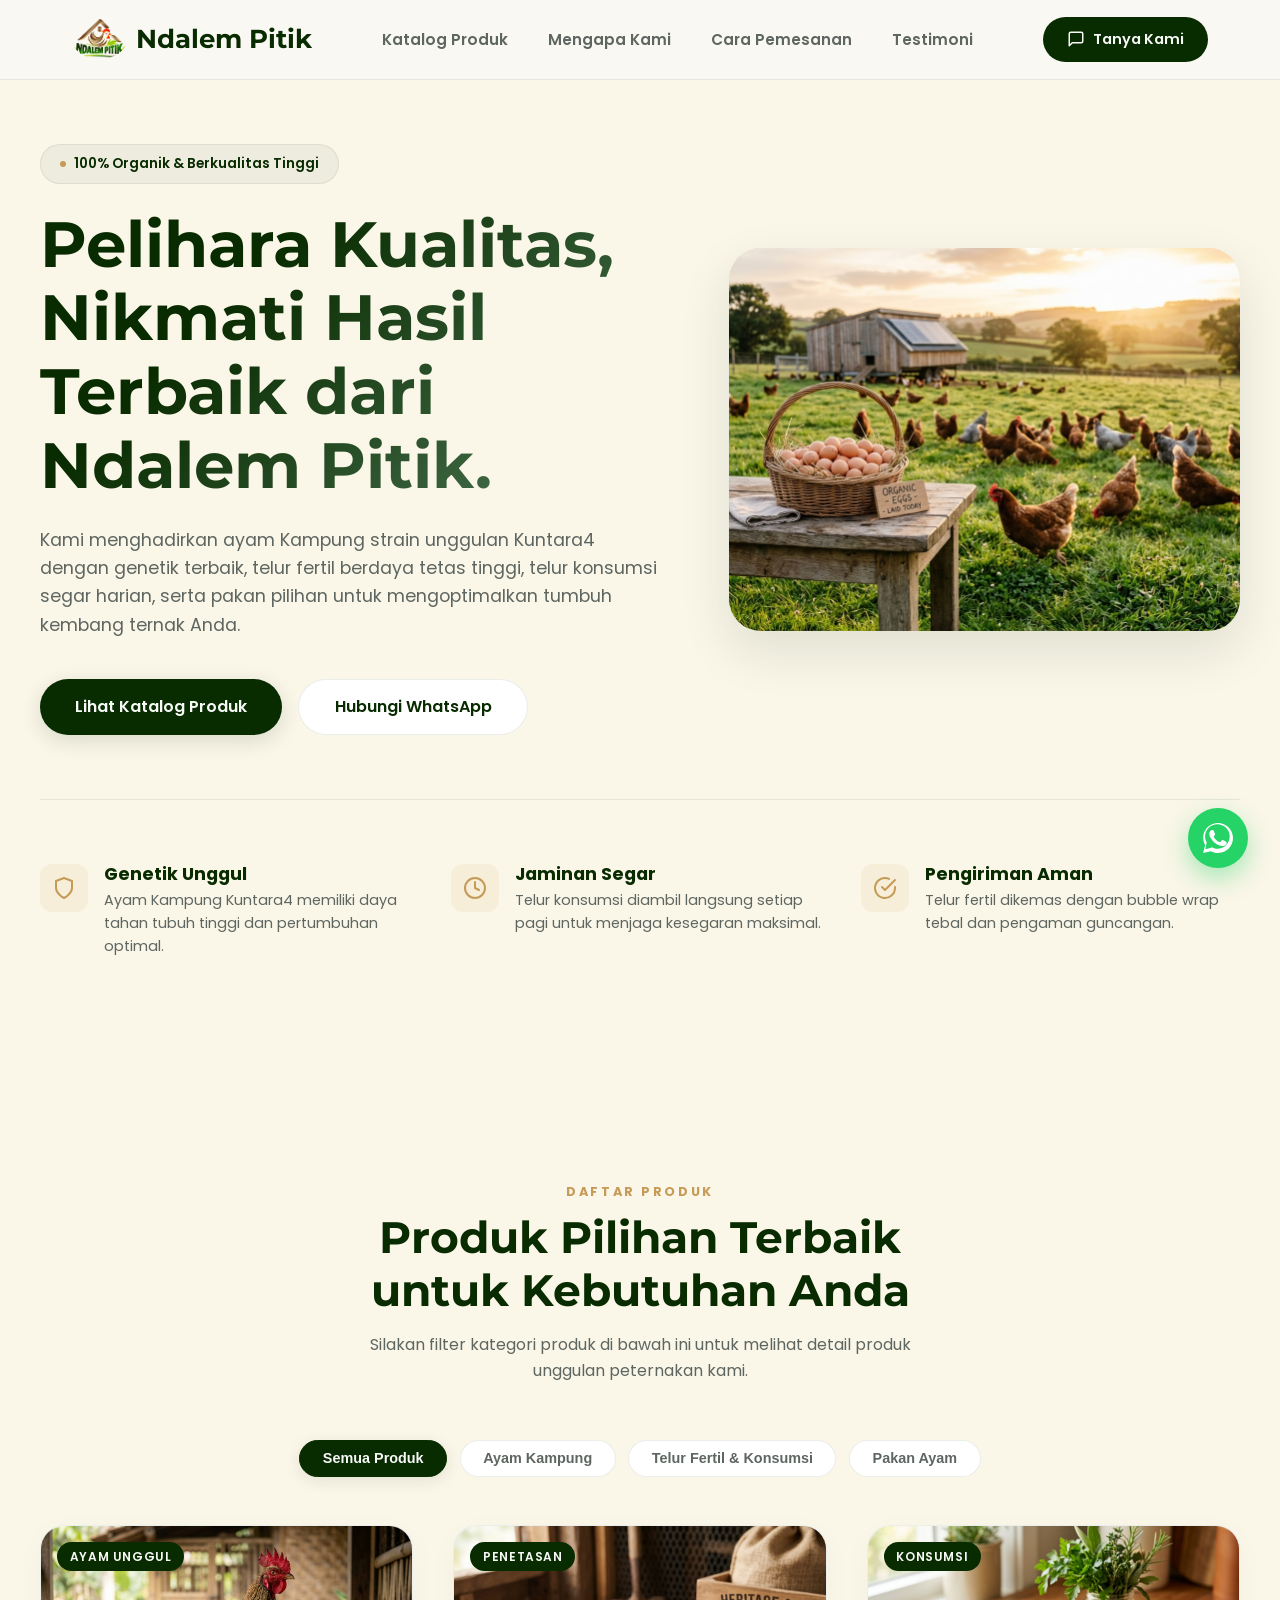
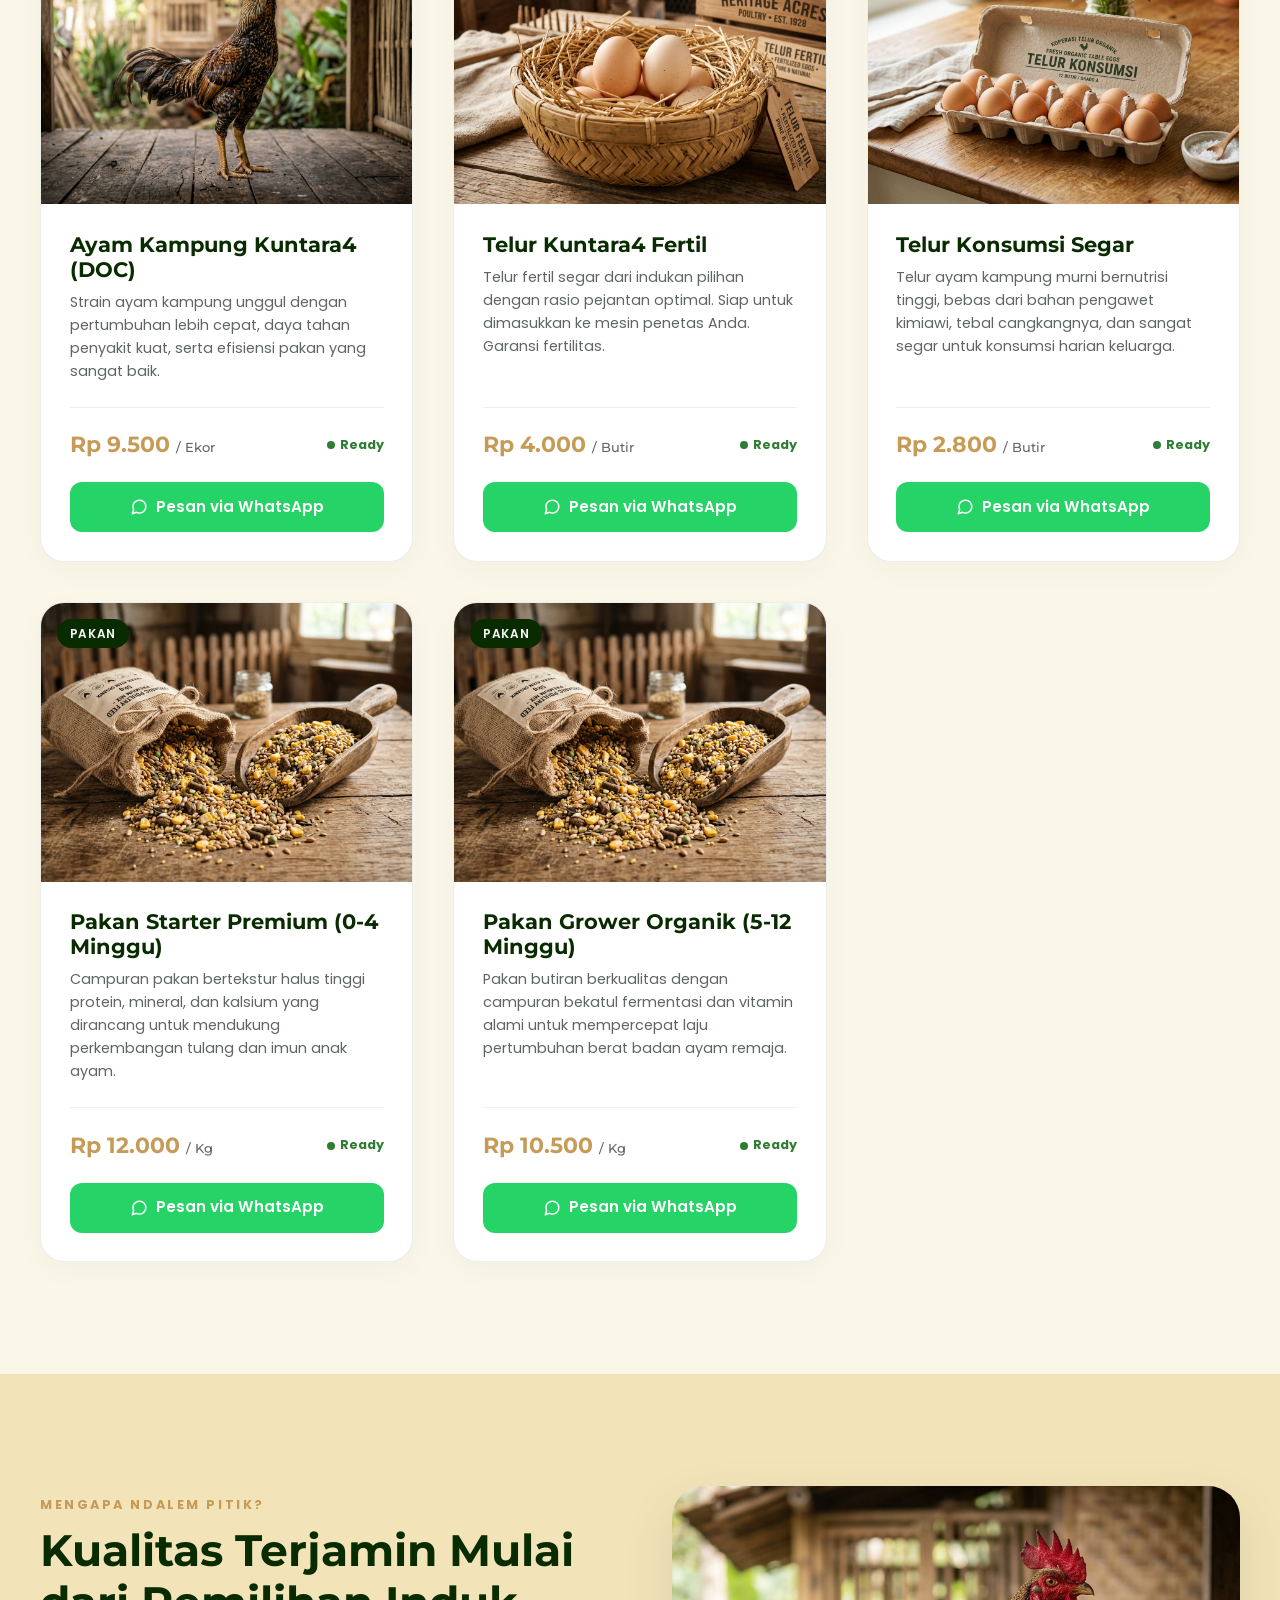
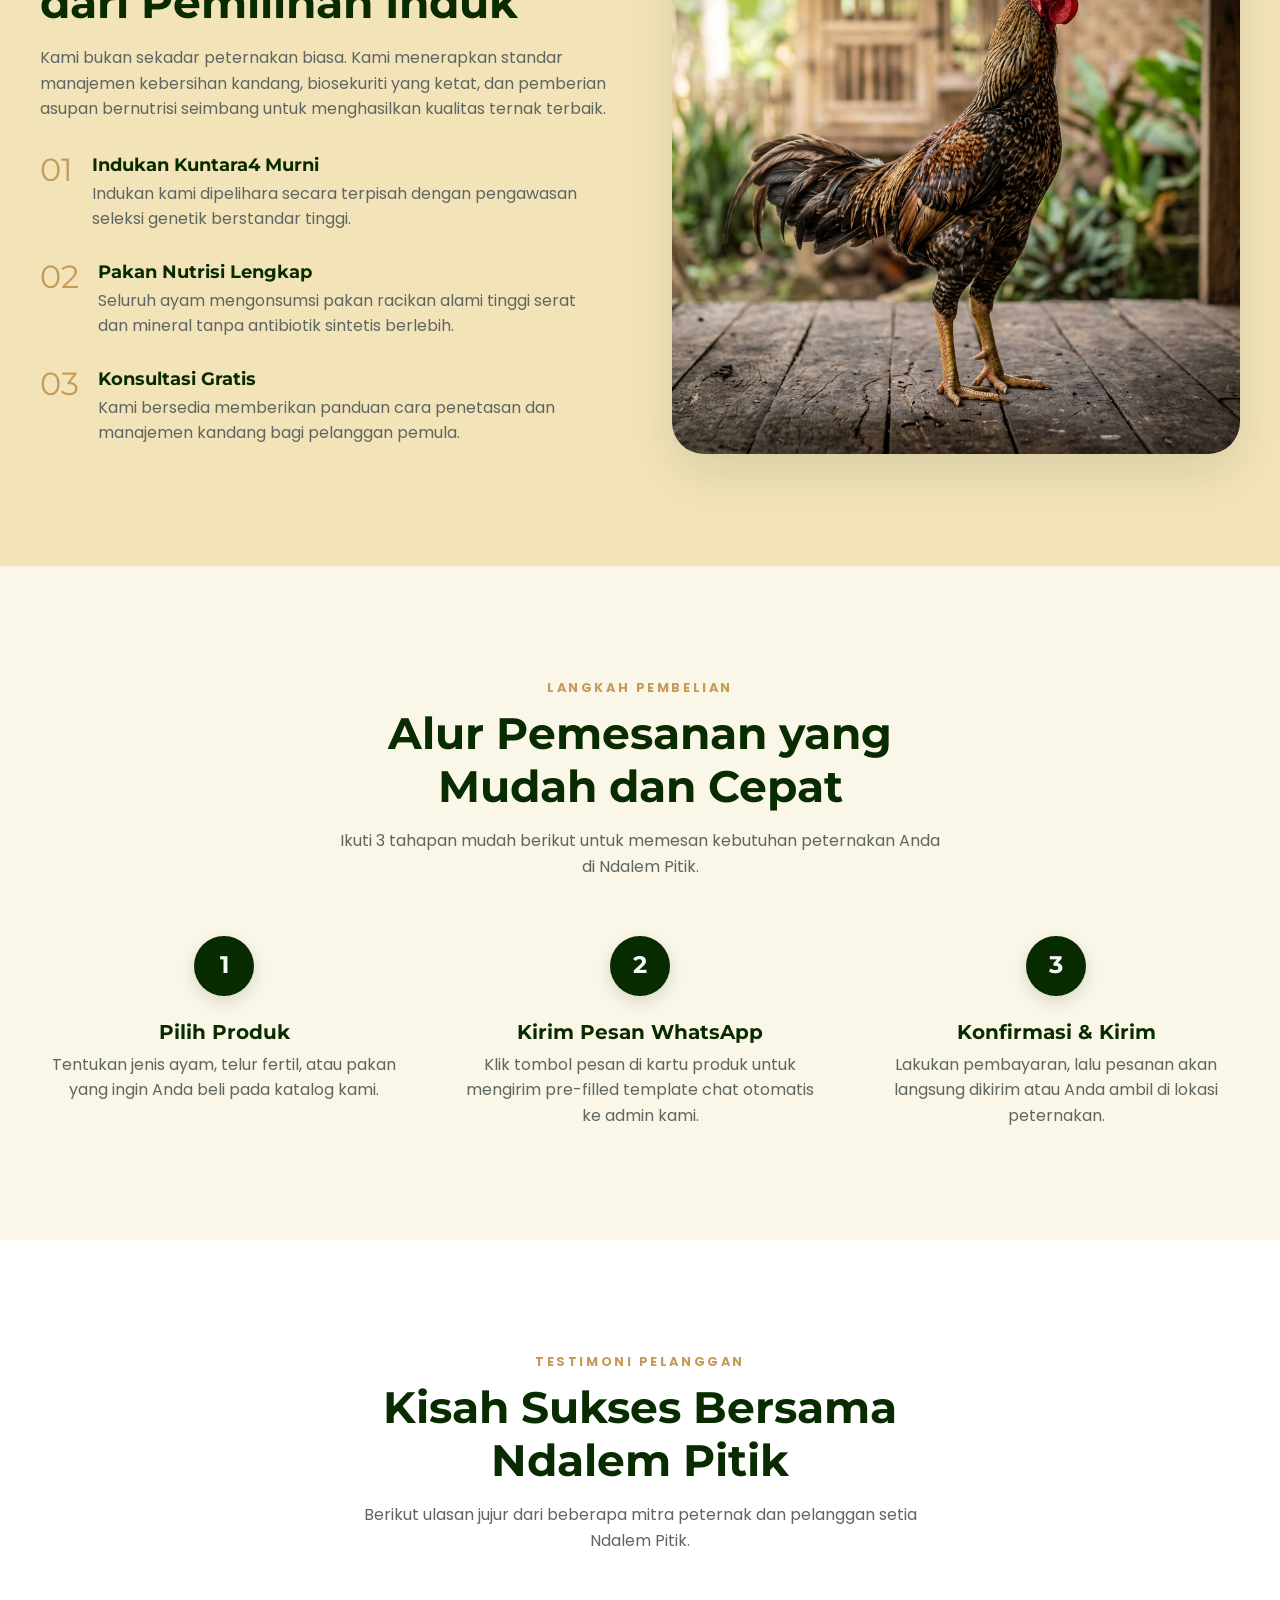
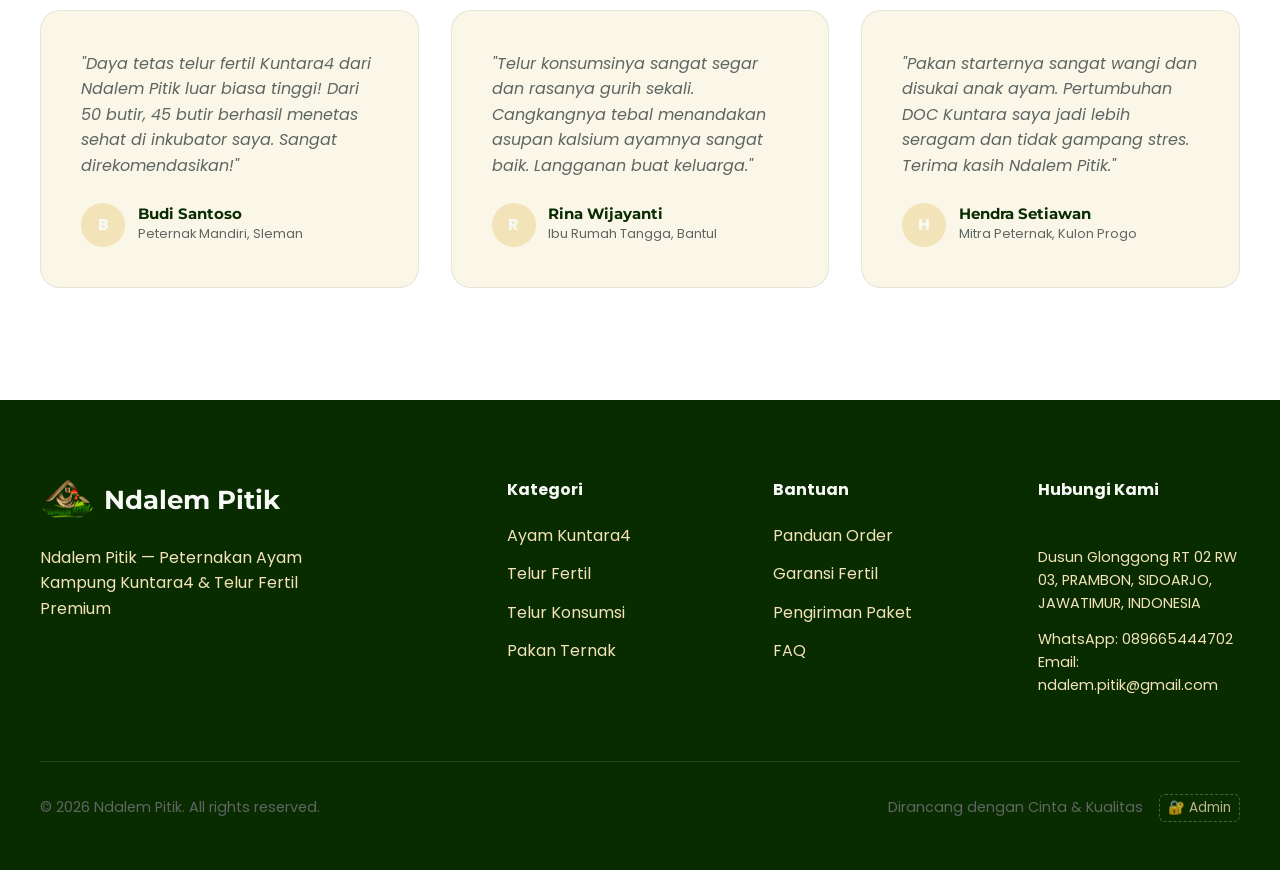
<file: index.html>
<!DOCTYPE html>
<html lang="id">
<head>
  <meta charset="UTF-8">
  <meta name="viewport" content="width=device-width, initial-scale=1.0">
  
  <!-- SEO Meta Tags -->
  <title>Ndalem Pitik — Peternakan Ayam Kampung Kuntara4 & Telur Fertil Premium</title>
  <meta name="description" content="Ndalem Pitik menyediakan Ayam Kampung Kuntara4 unggul, telur fertil berkualitas tinggi untuk penetasan, telur konsumsi segar harian, dan pakan ayam bernutrisi tinggi. Pesan mudah via WhatsApp.">
  <meta name="keywords" content="Ndalem Pitik, Ayam Kampung Kuntara4, Telur Fertil, Telur Konsumsi, Pakan Ayam Organik, Ayam Kampung Unggul">
  <meta name="author" content="Ndalem Pitik Team">
  
  <!-- Open Graph Meta Tags -->
  <meta property="og:type" content="website">
  <meta property="og:title" content="Ndalem Pitik — Solusi Peternakan Ayam Kampung Berkualitas">
  <meta property="og:description" content="Dapatkan bibit ayam unggul Kuntara4, telur fertil bergaransi, telur segar konsumsi, dan pakan premium.">
  <meta property="og:image" content="assets/hero.jpg">
  
  <!-- CSS Link -->
  <link rel="stylesheet" href="styles.css">
</head>
<body>

  <!-- Header Navigation -->
  <header id="main-header">
    <div class="nav-container">
      <a href="#" class="logo">
        <img src="assets/logo.png" alt="Logo Ndalem Pitik" style="height: 40px; width: auto; object-fit: contain; border-radius: 50%;">
        Ndalem Pitik
      </a>
      <ul class="nav-menu">
        <li><a href="#katalog" class="nav-link">Katalog Produk</a></li>
        <li><a href="#keunggulan" class="nav-link">Mengapa Kami</a></li>
        <li><a href="#cara-order" class="nav-link">Cara Pemesanan</a></li>
        <li><a href="#testimoni" class="nav-link">Testimoni</a></li>
      </ul>
      <a href="https://wa.me/6289665444702?text=Halo%20Ndalem%20Pitik%2C%20saya%20ingin%20tanya%20mengenai%20produk%20peternakan%20Anda." target="_blank" class="nav-btn">
        <svg width="18" height="18" viewBox="0 0 24 24" fill="none" stroke="currentColor" stroke-width="2" stroke-linecap="round" stroke-linejoin="round"><path d="M21 15a2 2 0 0 1-2 2H7l-4 4V5a2 2 0 0 1 2-2h14a2 2 0 0 1 2 2z"></path></svg>
        Tanya Kami
      </a>
    </div>
  </header>

  <!-- Hero Section -->
  <section class="hero" id="hero-section">
    <div class="section-container">
      <div class="hero-grid">
        <div>
          <div class="hero-badge">
            <span class="hero-badge-dot"></span>
            100% Organik & Berkualitas Tinggi
          </div>
          <h1 class="hero-title gradient-title">Pelihara Kualitas, Nikmati Hasil Terbaik dari Ndalem Pitik.</h1>
          <p class="hero-desc">Kami menghadirkan ayam Kampung strain unggulan Kuntara4 dengan genetik terbaik, telur fertil berdaya tetas tinggi, telur konsumsi segar harian, serta pakan pilihan untuk mengoptimalkan tumbuh kembang ternak Anda.</p>
          <div class="hero-actions">
            <a href="#katalog" class="btn-primary">Lihat Katalog Produk</a>
            <a href="https://wa.me/6289665444702?text=Halo%20Ndalem%20Pitik%2C%20saya%20ingin%20berkonsultasi%20mengenai%20pemesanan%20bibit%20atau%20pakan." target="_blank" class="btn-secondary">Hubungi WhatsApp</a>
          </div>
        </div>
        <div class="hero-img-wrapper">
          <img src="assets/hero.jpg" alt="Peternakan Ayam Kampung Ndalem Pitik Alami" id="hero-display-img">
        </div>
      </div>

      <!-- Features Highlights Grid -->
      <div class="features-highlight">
        <div class="highlight-card">
          <div class="highlight-icon-box">
            <svg width="24" height="24" viewBox="0 0 24 24" fill="none" stroke="currentColor" stroke-width="2" stroke-linecap="round" stroke-linejoin="round"><path d="M12 22s8-4 8-10V5l-8-3-8 3v7c0 6 8 10 8 10z"></path></svg>
          </div>
          <div>
            <h3 class="highlight-title">Genetik Unggul</h3>
            <p class="highlight-desc">Ayam Kampung Kuntara4 memiliki daya tahan tubuh tinggi dan pertumbuhan optimal.</p>
          </div>
        </div>
        <div class="highlight-card">
          <div class="highlight-icon-box">
            <svg width="24" height="24" viewBox="0 0 24 24" fill="none" stroke="currentColor" stroke-width="2" stroke-linecap="round" stroke-linejoin="round"><circle cx="12" cy="12" r="10"></circle><polyline points="12 6 12 12 16 14"></polyline></svg>
          </div>
          <div>
            <h3 class="highlight-title">Jaminan Segar</h3>
            <p class="highlight-desc">Telur konsumsi diambil langsung setiap pagi untuk menjaga kesegaran maksimal.</p>
          </div>
        </div>
        <div class="highlight-card">
          <div class="highlight-icon-box">
            <svg width="24" height="24" viewBox="0 0 24 24" fill="none" stroke="currentColor" stroke-width="2" stroke-linecap="round" stroke-linejoin="round"><path d="M22 11.08V12a10 10 0 1 1-5.93-9.14"></path><polyline points="22 4 12 14.01 9 11.01"></polyline></svg>
          </div>
          <div>
            <h3 class="highlight-title">Pengiriman Aman</h3>
            <p class="highlight-desc">Telur fertil dikemas dengan bubble wrap tebal dan pengaman guncangan.</p>
          </div>
        </div>
      </div>
    </div>
  </section>

  <!-- Product Catalog Section -->
  <section id="katalog" class="catalog-section">
    <div class="section-container">
      <div class="section-heading">
        <span class="section-tag">Daftar Produk</span>
        <h2 class="section-title">Produk Pilihan Terbaik untuk Kebutuhan Anda</h2>
        <p>Silakan filter kategori produk di bawah ini untuk melihat detail produk unggulan peternakan kami.</p>
      </div>

      <!-- Dynamic Filter Buttons -->
      <div class="catalog-filter">
        <button class="filter-btn active" data-category="all">Semua Produk</button>
        <button class="filter-btn" data-category="ayam">Ayam Kampung</button>
        <button class="filter-btn" data-category="telur">Telur Fertil & Konsumsi</button>
        <button class="filter-btn" data-category="pakan">Pakan Ayam</button>
      </div>

      <!-- Catalog Cards Grid -->
      <div class="catalog-grid" id="catalog-products">
        
        <!-- Product 1: Ayam Kampung Kuntara4 -->
        <div class="catalog-card" data-cat="ayam">
          <div class="card-img-box">
            <span class="card-badge">Ayam Unggul</span>
            <img src="assets/kuntara.jpg" alt="Ayam Kampung Kuntara4 Ndalem Pitik">
          </div>
          <div class="card-body">
            <h3 class="card-title">Ayam Kampung Kuntara4 (DOC)</h3>
            <p class="card-desc">Strain ayam kampung unggul dengan pertumbuhan lebih cepat, daya tahan penyakit kuat, serta efisiensi pakan yang sangat baik.</p>
            <div class="card-meta">
              <span class="card-price">Rp 9.500 <span class="card-unit">/ Ekor</span></span>
              <span class="card-status status-instock"><span class="status-dot"></span> Ready</span>
            </div>
            <a href="https://wa.me/6289665444702?text=Halo%20Ndalem%20Pitik%2C%20saya%20tertarik%20untuk%20memesan%20Ayam%20Kampung%20Kuntara4%20%28DOC%29." target="_blank" class="btn-order-wa">
              <svg width="18" height="18" viewBox="0 0 24 24" fill="none" stroke="currentColor" stroke-width="2" stroke-linecap="round" stroke-linejoin="round"><path d="M21 11.5a8.38 8.38 0 0 1-.9 3.8 8.5 8.5 0 0 1-7.6 4.7 8.38 8.38 0 0 1-3.8-.9L3 21l1.9-5.7a8.38 8.38 0 0 1-.9-3.8 8.5 8.5 0 0 1 4.7-7.6 8.38 8.38 0 0 1 3.8-.9h.5a8.48 8.48 0 0 1 8 8v.5z"></path></svg>
              Pesan via WhatsApp
            </a>
          </div>
        </div>

        <!-- Product 2: Telur Fertil -->
        <div class="catalog-card" data-cat="telur">
          <div class="card-img-box">
            <span class="card-badge">Penetasan</span>
            <img src="assets/fertil.jpg" alt="Telur Ayam Kampung Fertil Ndalem Pitik">
          </div>
          <div class="card-body">
            <h3 class="card-title">Telur Kuntara4 Fertil</h3>
            <p class="card-desc">Telur fertil segar dari indukan pilihan dengan rasio pejantan optimal. Siap untuk dimasukkan ke mesin penetas Anda. Garansi fertilitas.</p>
            <div class="card-meta">
              <span class="card-price">Rp 4.000 <span class="card-unit">/ Butir</span></span>
              <span class="card-status status-instock"><span class="status-dot"></span> Ready</span>
            </div>
            <a href="https://wa.me/6289665444702?text=Halo%20Ndalem%20Pitik%2C%20saya%20tertarik%20untuk%20memesan%20Telur%20Kuntara4%20Fertil%20untuk%20penetasan." target="_blank" class="btn-order-wa">
              <svg width="18" height="18" viewBox="0 0 24 24" fill="none" stroke="currentColor" stroke-width="2" stroke-linecap="round" stroke-linejoin="round"><path d="M21 11.5a8.38 8.38 0 0 1-.9 3.8 8.5 8.5 0 0 1-7.6 4.7 8.38 8.38 0 0 1-3.8-.9L3 21l1.9-5.7a8.38 8.38 0 0 1-.9-3.8 8.5 8.5 0 0 1 4.7-7.6 8.38 8.38 0 0 1 3.8-.9h.5a8.48 8.48 0 0 1 8 8v.5z"></path></svg>
              Pesan via WhatsApp
            </a>
          </div>
        </div>

        <!-- Product 3: Telur Konsumsi -->
        <div class="catalog-card" data-cat="telur">
          <div class="card-img-box">
            <span class="card-badge">Konsumsi</span>
            <img src="assets/fresh.jpg" alt="Telur Konsumsi Segar Ndalem Pitik">
          </div>
          <div class="card-body">
            <h3 class="card-title">Telur Konsumsi Segar</h3>
            <p class="card-desc">Telur ayam kampung murni bernutrisi tinggi, bebas dari bahan pengawet kimiawi, tebal cangkangnya, dan sangat segar untuk konsumsi harian keluarga.</p>
            <div class="card-meta">
              <span class="card-price">Rp 2.800 <span class="card-unit">/ Butir</span></span>
              <span class="card-status status-instock"><span class="status-dot"></span> Ready</span>
            </div>
            <a href="https://wa.me/6289665444702?text=Halo%20Ndalem%20Pitik%2C%20saya%20tertarik%20untuk%20memesan%20Telur%20Konsumsi%20Segar%20harian." target="_blank" class="btn-order-wa">
              <svg width="18" height="18" viewBox="0 0 24 24" fill="none" stroke="currentColor" stroke-width="2" stroke-linecap="round" stroke-linejoin="round"><path d="M21 11.5a8.38 8.38 0 0 1-.9 3.8 8.5 8.5 0 0 1-7.6 4.7 8.38 8.38 0 0 1-3.8-.9L3 21l1.9-5.7a8.38 8.38 0 0 1-.9-3.8 8.5 8.5 0 0 1 4.7-7.6 8.38 8.38 0 0 1 3.8-.9h.5a8.48 8.48 0 0 1 8 8v.5z"></path></svg>
              Pesan via WhatsApp
            </a>
          </div>
        </div>

        <!-- Product 4: Pakan Starter -->
        <div class="catalog-card" data-cat="pakan">
          <div class="card-img-box">
            <span class="card-badge">Pakan</span>
            <img src="assets/feed.jpg" alt="Pakan Ayam Starter Ndalem Pitik">
          </div>
          <div class="card-body">
            <h3 class="card-title">Pakan Starter Premium (0-4 Minggu)</h3>
            <p class="card-desc">Campuran pakan bertekstur halus tinggi protein, mineral, dan kalsium yang dirancang untuk mendukung perkembangan tulang dan imun anak ayam.</p>
            <div class="card-meta">
              <span class="card-price">Rp 12.000 <span class="card-unit">/ Kg</span></span>
              <span class="card-status status-instock"><span class="status-dot"></span> Ready</span>
            </div>
            <a href="https://wa.me/6289665444702?text=Halo%20Ndalem%20Pitik%2C%20saya%20tertarik%20untuk%20memesan%20Pakan%20Starter%20Premium%20%280-4%20Minggu%29." target="_blank" class="btn-order-wa">
              <svg width="18" height="18" viewBox="0 0 24 24" fill="none" stroke="currentColor" stroke-width="2" stroke-linecap="round" stroke-linejoin="round"><path d="M21 11.5a8.38 8.38 0 0 1-.9 3.8 8.5 8.5 0 0 1-7.6 4.7 8.38 8.38 0 0 1-3.8-.9L3 21l1.9-5.7a8.38 8.38 0 0 1-.9-3.8 8.5 8.5 0 0 1 4.7-7.6 8.38 8.38 0 0 1 3.8-.9h.5a8.48 8.48 0 0 1 8 8v.5z"></path></svg>
              Pesan via WhatsApp
            </a>
          </div>
        </div>

        <!-- Product 5: Pakan Grower -->
        <div class="catalog-card" data-cat="pakan">
          <div class="card-img-box">
            <span class="card-badge">Pakan</span>
            <img src="assets/feed.jpg" alt="Pakan Ayam Grower Organik Ndalem Pitik">
          </div>
          <div class="card-body">
            <h3 class="card-title">Pakan Grower Organik (5-12 Minggu)</h3>
            <p class="card-desc">Pakan butiran berkualitas dengan campuran bekatul fermentasi dan vitamin alami untuk mempercepat laju pertumbuhan berat badan ayam remaja.</p>
            <div class="card-meta">
              <span class="card-price">Rp 10.500 <span class="card-unit">/ Kg</span></span>
              <span class="card-status status-instock"><span class="status-dot"></span> Ready</span>
            </div>
            <a href="https://wa.me/6289665444702?text=Halo%20Ndalem%20Pitik%2C%20saya%20tertarik%20untuk%20memesan%20Pakan%20Grower%20Organik%20%285-12%20Minggu%29." target="_blank" class="btn-order-wa">
              <svg width="18" height="18" viewBox="0 0 24 24" fill="none" stroke="currentColor" stroke-width="2" stroke-linecap="round" stroke-linejoin="round"><path d="M21 11.5a8.38 8.38 0 0 1-.9 3.8 8.5 8.5 0 0 1-7.6 4.7 8.38 8.38 0 0 1-3.8-.9L3 21l1.9-5.7a8.38 8.38 0 0 1-.9-3.8 8.5 8.5 0 0 1 4.7-7.6 8.38 8.38 0 0 1 3.8-.9h.5a8.48 8.48 0 0 1 8 8v.5z"></path></svg>
              Pesan via WhatsApp
            </a>
          </div>
        </div>

      </div>
    </div>
  </section>

  <!-- Why Choose Us Section -->
  <section id="keunggulan" class="why-us">
    <div class="section-container">
      <div class="why-grid">
        <div>
          <span class="section-tag">Mengapa Ndalem Pitik?</span>
          <h2 class="section-title">Kualitas Terjamin Mulai dari Pemilihan Induk</h2>
          <p style="margin-bottom: 2rem;">Kami bukan sekadar peternakan biasa. Kami menerapkan standar manajemen kebersihan kandang, biosekuriti yang ketat, dan pemberian asupan bernutrisi seimbang untuk menghasilkan kualitas ternak terbaik.</p>
          <div class="why-list">
            <div class="why-item">
              <div class="why-num">01</div>
              <div>
                <h4 class="why-item-title">Indukan Kuntara4 Murni</h4>
                <p class="why-desc">Indukan kami dipelihara secara terpisah dengan pengawasan seleksi genetik berstandar tinggi.</p>
              </div>
            </div>
            <div class="why-item">
              <div class="why-num">02</div>
              <div>
                <h4 class="why-item-title">Pakan Nutrisi Lengkap</h4>
                <p class="why-desc">Seluruh ayam mengonsumsi pakan racikan alami tinggi serat dan mineral tanpa antibiotik sintetis berlebih.</p>
              </div>
            </div>
            <div class="why-item">
              <div class="why-num">03</div>
              <div>
                <h4 class="why-item-title">Konsultasi Gratis</h4>
                <p class="why-desc">Kami bersedia memberikan panduan cara penetasan dan manajemen kandang bagi pelanggan pemula.</p>
              </div>
            </div>
          </div>
        </div>
        <div class="hero-img-wrapper" style="aspect-ratio: 1/1;">
          <img src="assets/kuntara.jpg" alt="Ayam Kampung Kuntara4 Istimewa Ndalem Pitik">
        </div>
      </div>
    </div>
  </section>

  <!-- How to Order Section -->
  <section id="cara-order" class="order-steps">
    <div class="section-container">
      <div class="section-heading">
        <span class="section-tag">Langkah Pembelian</span>
        <h2 class="section-title">Alur Pemesanan yang Mudah dan Cepat</h2>
        <p>Ikuti 3 tahapan mudah berikut untuk memesan kebutuhan peternakan Anda di Ndalem Pitik.</p>
      </div>

      <div class="steps-grid">
        <div class="step-card">
          <div class="step-number">1</div>
          <h3 class="step-title">Pilih Produk</h3>
          <p>Tentukan jenis ayam, telur fertil, atau pakan yang ingin Anda beli pada katalog kami.</p>
        </div>
        <div class="step-card">
          <div class="step-number">2</div>
          <h3 class="step-title">Kirim Pesan WhatsApp</h3>
          <p>Klik tombol pesan di kartu produk untuk mengirim pre-filled template chat otomatis ke admin kami.</p>
        </div>
        <div class="step-card">
          <div class="step-number">3</div>
          <h3 class="step-title">Konfirmasi & Kirim</h3>
          <p>Lakukan pembayaran, lalu pesanan akan langsung dikirim atau Anda ambil di lokasi peternakan.</p>
        </div>
      </div>
    </div>
  </section>

  <!-- Testimonials Section -->
  <section id="testimoni" class="testimonials">
    <div class="section-container">
      <div class="section-heading">
        <span class="section-tag">Testimoni Pelanggan</span>
        <h2 class="section-title">Kisah Sukses Bersama Ndalem Pitik</h2>
        <p>Berikut ulasan jujur dari beberapa mitra peternak dan pelanggan setia Ndalem Pitik.</p>
      </div>

      <div class="testimonial-grid">
        <!-- Testi 1 -->
        <div class="testi-card">
          <p class="testi-text">"Daya tetas telur fertil Kuntara4 dari Ndalem Pitik luar biasa tinggi! Dari 50 butir, 45 butir berhasil menetas sehat di inkubator saya. Sangat direkomendasikan!"</p>
          <div class="testi-author">
            <div class="author-avatar">B</div>
            <div>
              <h4 class="author-name">Budi Santoso</h4>
              <p class="author-role">Peternak Mandiri, Sleman</p>
            </div>
          </div>
        </div>

        <!-- Testi 2 -->
        <div class="testi-card">
          <p class="testi-text">"Telur konsumsinya sangat segar dan rasanya gurih sekali. Cangkangnya tebal menandakan asupan kalsium ayamnya sangat baik. Langganan buat keluarga."</p>
          <div class="testi-author">
            <div class="author-avatar">R</div>
            <div>
              <h4 class="author-name">Rina Wijayanti</h4>
              <p class="author-role">Ibu Rumah Tangga, Bantul</p>
            </div>
          </div>
        </div>

        <!-- Testi 3 -->
        <div class="testi-card">
          <p class="testi-text">"Pakan starternya sangat wangi dan disukai anak ayam. Pertumbuhan DOC Kuntara saya jadi lebih seragam dan tidak gampang stres. Terima kasih Ndalem Pitik."</p>
          <div class="testi-author">
            <div class="author-avatar">H</div>
            <div>
              <h4 class="author-name">Hendra Setiawan</h4>
              <p class="author-role">Mitra Peternak, Kulon Progo</p>
            </div>
          </div>
        </div>
      </div>
    </div>
  </section>

  <!-- Floating WhatsApp Chat Button -->
  <a href="https://wa.me/6289665444702?text=Halo%20Ndalem%20Pitik%2C%20saya%20ingin%20tanya-tanya%20produk." target="_blank" class="floating-wa" aria-label="Order WhatsApp">
    <svg viewBox="0 0 24 24">
      <path d="M.057 24l1.687-6.163c-1.041-1.804-1.588-3.849-1.587-5.946C.06 5.348 5.397.01 12.008.01c3.202.001 6.212 1.246 8.477 3.513 2.262 2.268 3.507 5.28 3.505 8.484-.004 6.657-5.34 11.997-11.953 11.997-2.005-.001-3.973-.502-5.724-1.455L0 24zm6.59-4.846c1.6.95 3.188 1.449 4.825 1.451 5.436 0 9.86-4.37 9.864-9.799.002-2.63-1.023-5.101-2.885-6.97C16.638 1.966 14.162.943 11.53.943c-5.44 0-9.866 4.372-9.87 9.802 0 1.63.45 3.224 1.302 4.666L1.88 21.024l5.967-1.564zM18.17 14.73c-.34-.17-2.01-.99-2.32-1.1-.31-.11-.54-.17-.77.17-.23.34-.88 1.1-1.08 1.33-.2.23-.4.26-.74.09-.34-.17-1.44-.53-2.74-1.69-1.01-.9-1.7-2.01-1.9-2.35-.2-.34-.02-.52.15-.69.15-.15.34-.4.51-.6.17-.2.23-.34.34-.57.11-.23.06-.43-.03-.6-.09-.17-.77-1.86-1.05-2.56-.28-.68-.57-.59-.77-.6-.2-.01-.43-.01-.66-.01-.23 0-.6.09-.91.43-.31.34-1.2 1.17-1.2 2.86s1.23 3.32 1.4 3.55c.17.23 2.42 3.69 5.86 5.17.82.35 1.46.56 1.96.72.82.26 1.57.22 2.16.14.66-.1 2.01-.82 2.29-1.58.28-.75.28-1.4.2-1.52-.08-.12-.31-.19-.65-.36z"/>
    </svg>
  </a>

  <!-- Footer Section -->
  <footer>
    <div class="footer-container">
      <div class="footer-main">
        <div>
          <a href="#" class="logo footer-logo">
            <img src="assets/logo.png" alt="Logo Ndalem Pitik" style="height: 40px; width: auto; object-fit: contain; border-radius: 50%;">
            Ndalem Pitik
          </a>
          <p class="footer-desc">Peternakan ayam Kampung Kuntara4 yang berdedikasi menghasilkan telur fertil berkualitas, telur segar konsumsi, dan pakan ayam premium.</p>
        </div>
        <div>
          <h4 class="footer-title">Kategori</h4>
          <ul class="footer-links">
            <li><a href="#katalog">Ayam Kuntara4</a></li>
            <li><a href="#katalog">Telur Fertil</a></li>
            <li><a href="#katalog">Telur Konsumsi</a></li>
            <li><a href="#katalog">Pakan Ternak</a></li>
          </ul>
        </div>
        <div>
          <h4 class="footer-title">Bantuan</h4>
          <ul class="footer-links">
            <li><a href="#cara-order">Panduan Order</a></li>
            <li><a href="#">Garansi Fertil</a></li>
            <li><a href="#">Pengiriman Paket</a></li>
            <li><a href="#">FAQ</a></li>
          </ul>
        </div>
        <div>
          <h4 class="footer-title">Hubungi Kami</h4>
          <p style="color: var(--accent-sage); font-size: 0.9rem; margin-bottom: 0.8rem;">
            Dusun Glonggong RT 02 RW 03, PRAMBON,<br>SIDOARJO, JAWATIMUR, INDONESIA
          </p>
          <p style="color: var(--accent-sage); font-size: 0.9rem;">
            WhatsApp: 089665444702<br>Email: ndalem.pitik@gmail.com
          </p>
        </div>
      </div>

      <div class="footer-bottom">
        <p id="footer-copyright">&copy; 2026 Ndalem Pitik. All rights reserved.</p>
        <p style="display: flex; gap: 1rem; align-items: center; justify-content: flex-end; flex-wrap: wrap;">
          <span>Dirancang dengan Cinta & Kualitas</span>
          <a href="admin.html" style="color: var(--accent-sage); opacity: 0.75; text-decoration: none; font-size: 0.85rem; display: inline-flex; align-items: center; gap: 4px; padding: 2px 8px; border: 1px dashed rgba(243, 227, 185, 0.4); border-radius: 6px;" title="Buka Panel Pengelola Website">
            🔐 Admin
          </a>
        </p>
      </div>
    </div>
  </footer>

  <!-- Script JS -->
  <script src="data.js"></script>
  <script src="script.js"></script>
</body>
</html>
</file>
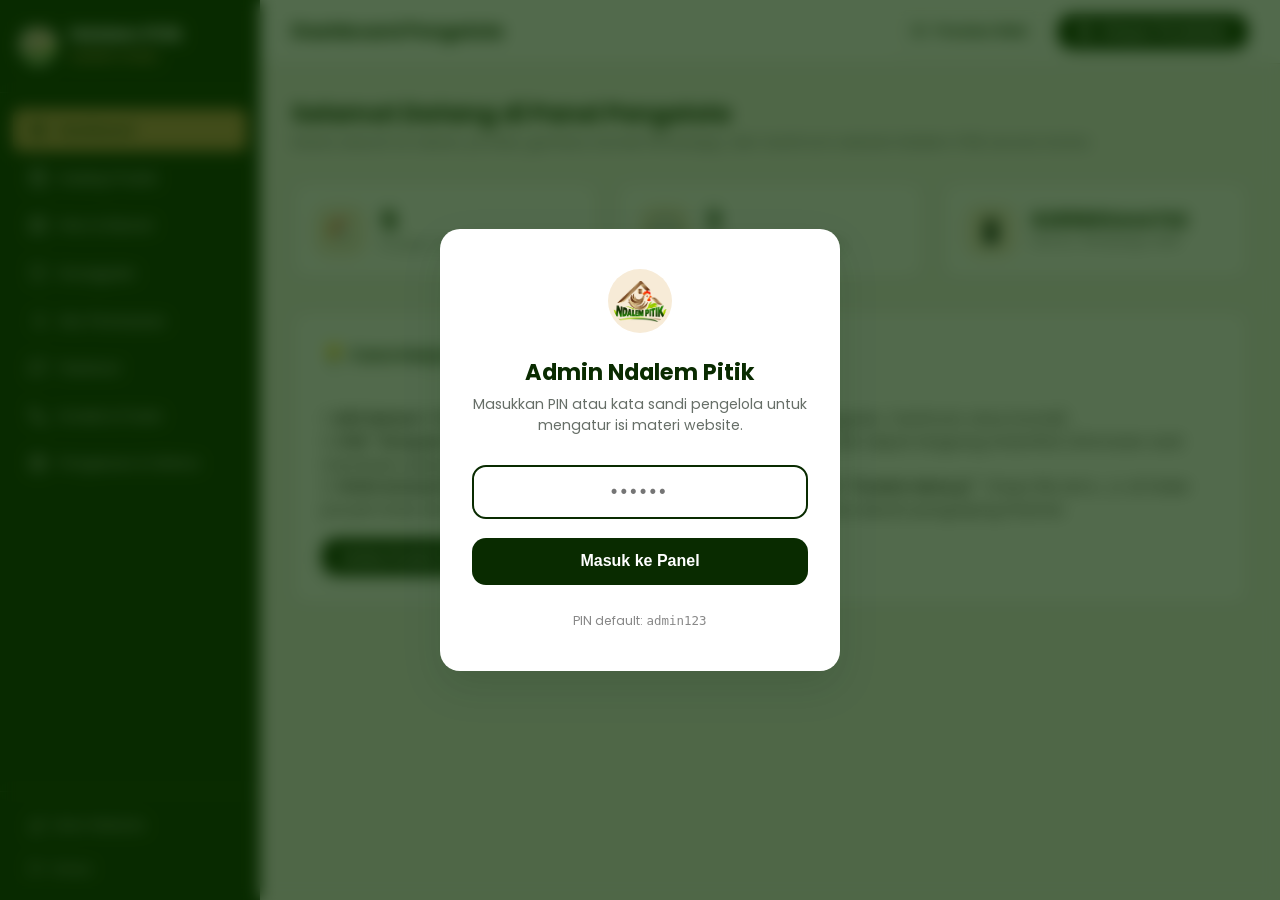
<file: admin.html>
<!DOCTYPE html>
<html lang="id">
<head>
  <meta charset="UTF-8">
  <meta name="viewport" content="width=device-width, initial-scale=1.0">
  <title>Admin Panel — Ndalem Pitik</title>
  
  <link rel="preconnect" href="https://fonts.googleapis.com">
  <link rel="preconnect" href="https://fonts.gstatic.com" crossorigin>
  <link href="https://fonts.googleapis.com/css2?family=Poppins:wght@400;500;600;700&display=swap" rel="stylesheet">
  
  <link rel="stylesheet" href="admin.css">
</head>
<body>

  <!-- LOGIN OVERLAY -->
  <div id="login-screen">
    <div class="login-card">
      <img src="assets/logo.png" alt="Logo Ndalem Pitik" class="login-logo" id="login-logo-img">
      <h1 class="login-title">Admin Ndalem Pitik</h1>
      <p class="login-desc">Masukkan PIN atau kata sandi pengelola untuk mengatur isi materi website.</p>
      
      <form class="login-form" id="login-form">
        <input type="password" id="login-pin-input" class="login-input" placeholder="••••••" autofocus required autocomplete="current-password">
        <button type="submit" class="btn-login">Masuk ke Panel</button>
        <p style="font-size: 0.78rem; color: #888; margin-top: 0.5rem;">PIN default: <code>admin123</code></p>
      </form>
    </div>
  </div>

  <!-- ADMIN CONTAINER -->
  <div class="admin-container">
    
    <!-- SIDEBAR -->
    <aside class="sidebar">
      <div class="sidebar-header">
        <img src="assets/logo.png" alt="Logo" class="sidebar-logo-img" id="sidebar-logo">
        <div class="sidebar-brand">
          <h2 id="sidebar-farm-name">Ndalem Pitik</h2>
          <span>Admin Panel</span>
        </div>
      </div>

      <nav class="sidebar-nav">
        <button class="nav-item active" data-tab="tab-dashboard">
          <svg viewBox="0 0 24 24" fill="none" stroke="currentColor" stroke-width="2"><rect x="3" y="3" width="7" height="7"></rect><rect x="14" y="3" width="7" height="7"></rect><rect x="14" y="14" width="7" height="7"></rect><rect x="3" y="14" width="7" height="7"></rect></svg>
          Dashboard
        </button>
        <button class="nav-item" data-tab="tab-products">
          <svg viewBox="0 0 24 24" fill="none" stroke="currentColor" stroke-width="2"><path d="M6 2L3 6v14a2 2 0 0 0 2 2h14a2 2 0 0 0 2 2V6l-3-4z"></path><line x1="3" y1="6" x2="21" y2="6"></line><path d="M16 10a4 4 0 0 1-8 0"></path></svg>
          Katalog Produk
        </button>
        <button class="nav-item" data-tab="tab-hero">
          <svg viewBox="0 0 24 24" fill="none" stroke="currentColor" stroke-width="2"><rect x="3" y="3" width="18" height="18" rx="2" ry="2"></rect><circle cx="8.5" cy="8.5" r="1.5"></circle><polyline points="21 15 16 10 5 21"></polyline></svg>
          Hero & Banner
        </button>
        <button class="nav-item" data-tab="tab-features">
          <svg viewBox="0 0 24 24" fill="none" stroke="currentColor" stroke-width="2"><path d="M12 22s8-4 8-10V5l-8-3-8 3v7c0 6 8 10 8 10z"></path></svg>
          Keunggulan
        </button>
        <button class="nav-item" data-tab="tab-order">
          <svg viewBox="0 0 24 24" fill="none" stroke="currentColor" stroke-width="2"><line x1="8" y1="6" x2="21" y2="6"></line><line x1="8" y1="12" x2="21" y2="12"></line><line x1="8" y1="18" x2="21" y2="18"></line><line x1="3" y1="6" x2="3.01" y2="6"></line><line x1="3" y1="12" x2="3.01" y2="12"></line><line x1="3" y1="18" x2="3.01" y2="18"></line></svg>
          Alur Pemesanan
        </button>
        <button class="nav-item" data-tab="tab-testimonials">
          <svg viewBox="0 0 24 24" fill="none" stroke="currentColor" stroke-width="2"><path d="M21 15a2 2 0 0 1-2 2H7l-4 4V5a2 2 0 0 1 2-2h14a2 2 0 0 1 2 2z"></path></svg>
          Testimoni
        </button>
        <button class="nav-item" data-tab="tab-contact">
          <svg viewBox="0 0 24 24" fill="none" stroke="currentColor" stroke-width="2"><path d="M22 16.92v3a2 2 0 0 1-2.18 2 19.79 19.79 0 0 1-8.63-3.07 19.5 19.5 0 0 1-6-6 19.79 19.79 0 0 1-3.07-8.67A2 2 0 0 1 4.11 2h3a2 2 0 0 1 2 1.72 12.84 12.84 0 0 0 .7 2.81 2 2 0 0 1-.45 2.11L8.09 9.91a16 16 0 0 0 6 6l1.27-1.27a2 2 0 0 1 2.11-.45 12.84 12.84 0 0 0 2.81.7A2 2 0 0 1 22 16.92z"></path></svg>
          Kontak & Footer
        </button>
        <button class="nav-item" data-tab="tab-settings">
          <svg viewBox="0 0 24 24" fill="none" stroke="currentColor" stroke-width="2"><circle cx="12" cy="12" r="3"></circle><path d="M19.4 15a1.65 1.65 0 0 0 .33 1.82l.06.06a2 2 0 0 1 0 2.83 2 2 0 0 1-2.83 0l-.06-.06a1.65 1.65 0 0 0-1.82-.33 1.65 1.65 0 0 0-1 1.51V21a2 2 0 0 1-2 2 2 2 0 0 1-2-2v-.09A1.65 1.65 0 0 0 9 19.4a1.65 1.65 0 0 0-1.82.33l-.06.06a2 2 0 0 1-2.83 0 2 2 0 0 1 0-2.83l.06-.06a1.65 1.65 0 0 0 .33-1.82 1.65 1.65 0 0 0-1.51-1H3a2 2 0 0 1-2-2 2 2 0 0 1 2-2h.09A1.65 1.65 0 0 0 4.6 9a1.65 1.65 0 0 0-.33-1.82l-.06-.06a2 2 0 0 1 0-2.83 2 2 0 0 1 2.83 0l.06.06a1.65 1.65 0 0 0 1.82.33H9a1.65 1.65 0 0 0 1-1.51V3a2 2 0 0 1 2-2 2 2 0 0 1 2 2v.09a1.65 1.65 0 0 0 1 1.51 1.65 1.65 0 0 0 1.82-.33l.06-.06a2 2 0 0 1 2.83 0 2 2 0 0 1 0 2.83l-.06.06a1.65 1.65 0 0 0-.33 1.82V9a1.65 1.65 0 0 0 1.51 1H21a2 2 0 0 1 2 2 2 2 0 0 1-2 2h-.09a1.65 1.65 0 0 0-1.51 1z"></path></svg>
          Pengaturan & Sinkron
        </button>
      </nav>

      <div class="sidebar-footer">
        <a href="index.html" target="_blank" class="btn-sidebar-subtle">
          <svg width="16" height="16" viewBox="0 0 24 24" fill="none" stroke="currentColor" stroke-width="2"><path d="M18 13v6a2 2 0 0 1-2 2H5a2 2 0 0 1-2-2V8a2 2 0 0 1 2-2h6"></path><polyline points="15 3 21 3 21 9"></polyline><line x1="10" y1="14" x2="21" y2="3"></line></svg>
          Lihat Website
        </a>
        <button id="btn-logout" class="btn-sidebar-subtle">
          <svg width="16" height="16" viewBox="0 0 24 24" fill="none" stroke="currentColor" stroke-width="2"><path d="M9 21H5a2 2 0 0 1-2-2V5a2 2 0 0 1 2-2h4"></path><polyline points="16 17 21 12 16 7"></polyline><line x1="21" y1="12" x2="9" y2="12"></line></svg>
          Keluar
        </button>
      </div>
    </aside>

    <!-- MAIN WRAPPER -->
    <main class="main-wrapper">
      
      <!-- TOP BAR -->
      <header class="top-bar">
        <h2 class="top-bar-title" id="page-current-title">Dashboard Pengelola</h2>
        <div class="top-bar-actions">
          <a href="index.html" target="_blank" class="btn-action-outline">
            <svg width="16" height="16" viewBox="0 0 24 24" fill="none" stroke="currentColor" stroke-width="2"><path d="M1 12s4-8 11-8 11 8 11 8-4 8-11 8-11-8-11-8z"></path><circle cx="12" cy="12" r="3"></circle></svg>
            Preview Web
          </a>
          <button id="btn-save-all" class="btn-action-primary">
            <svg width="16" height="16" viewBox="0 0 24 24" fill="none" stroke="currentColor" stroke-width="2"><path d="M19 21H5a2 2 0 0 1-2-2V5a2 2 0 0 1 2-2h11l5 5v11a2 2 0 0 1-2 2z"></path><polyline points="17 21 17 13 7 13 7 21"></polyline><polyline points="7 3 7 8 15 8"></polyline></svg>
            Simpan Perubahan
          </button>
        </div>
      </header>

      <!-- CONTENT BODY -->
      <div class="content-body">

        <!-- TAB 1: DASHBOARD -->
        <div class="tab-pane active" id="tab-dashboard">
          <div class="section-head">
            <div>
              <h2>Selamat Datang di Panel Pengelola</h2>
              <p>Kelola seluruh isi tulisan, produk, gambar, kontak WhatsApp, dan testimoni website Ndalem Pitik secara instan.</p>
            </div>
          </div>

          <div class="stats-grid">
            <div class="stat-card">
              <div class="stat-icon">🐔</div>
              <div>
                <div class="stat-val" id="stat-products-count">0</div>
                <div class="stat-lbl">Produk Terdaftar</div>
              </div>
            </div>
            <div class="stat-card">
              <div class="stat-icon">💬</div>
              <div>
                <div class="stat-val" id="stat-testimonials-count">0</div>
                <div class="stat-lbl">Testimoni Pelanggan</div>
              </div>
            </div>
            <div class="stat-card">
              <div class="stat-icon">📱</div>
              <div>
                <div class="stat-val" style="font-size: 1.15rem;" id="stat-wa-number">-</div>
                <div class="stat-lbl">Nomor WhatsApp Aktif</div>
              </div>
            </div>
          </div>

          <div class="card">
            <div class="card-header-styled">
              <h3>💡 Cara Kerja Pengeditan Materi</h3>
            </div>
            <p style="margin-bottom: 1rem; color: #444; font-size: 0.95rem;">
              1. <strong>Edit Materi:</strong> Pilih menu di sidebar kiri (Katalog Produk, Banner, Keunggulan, Testimoni, atau Kontak).<br>
              2. <strong>Klik "Simpan Perubahan":</strong> Perubahan akan langsung tersimpan dan dapat langsung Anda lihat di browser saat membuka website.<br>
              3. <strong>Sinkronisasi ke GitHub:</strong> Buka menu <em>Pengaturan & Sinkron</em>, lalu klik <strong>"Unduh data.js"</strong>. Timpa file <code>data.js</code> di folder proyek Anda dan lakukan <code>git push</code> agar perubahan langsung online ke seluruh pengunjung internet.
            </p>
            <div style="display: flex; gap: 0.8rem; flex-wrap: wrap;">
              <button class="btn-action-primary" onclick="switchTab('tab-products')">Kelola Produk Sekarang</button>
              <button class="btn-action-outline" onclick="switchTab('tab-hero')">Ubah Banner & Tulisan Hero</button>
            </div>
          </div>
        </div>

        <!-- TAB 2: KATALOG PRODUK -->
        <div class="tab-pane" id="tab-products">
          <div class="section-head">
            <div>
              <h2>Katalog Produk</h2>
              <p>Atur daftar produk ayam, telur, dan pakan yang tampil di website beserta harga dan status ketersediaan.</p>
            </div>
            <button class="btn-action-primary" id="btn-add-product">
              <svg width="16" height="16" viewBox="0 0 24 24" fill="none" stroke="currentColor" stroke-width="2"><line x1="12" y1="5" x2="12" y2="19"></line><line x1="5" y1="12" x2="19" y2="12"></line></svg>
              Tambah Produk Baru
            </button>
          </div>

          <div class="card">
            <div class="card-header-styled">
              <h3>Judul Bagian Katalog</h3>
            </div>
            <div class="form-grid">
              <div class="form-group">
                <label class="form-label">Label Tag Atas</label>
                <input type="text" class="form-control" id="cat-tag-input" placeholder="Daftar Produk">
              </div>
              <div class="form-group">
                <label class="form-label">Judul Utama</label>
                <input type="text" class="form-control" id="cat-title-input" placeholder="Produk Pilihan Terbaik untuk Kebutuhan Anda">
              </div>
              <div class="form-group full-width">
                <label class="form-label">Deskripsi / Subtitle</label>
                <input type="text" class="form-control" id="cat-sub-input" placeholder="Silakan filter kategori produk di bawah ini...">
              </div>
            </div>
          </div>

          <div class="product-items-grid" id="admin-product-list">
            <!-- Rendered by admin.js -->
          </div>
        </div>

        <!-- TAB 3: HERO & BANNER -->
        <div class="tab-pane" id="tab-hero">
          <div class="section-head">
            <div>
              <h2>Hero & Banner Utama</h2>
              <p>Ubah tulisan pembuka, slogan, tombol aksi, dan foto banner utama pada bagian paling atas website.</p>
            </div>
          </div>

          <div class="card">
            <div class="form-grid">
              <div class="form-group full-width">
                <label class="form-label">Badge Label Kecil</label>
                <input type="text" class="form-control" id="hero-badge-input" placeholder="100% Organik & Berkualitas Tinggi">
              </div>
              <div class="form-group full-width">
                <label class="form-label">Judul Utama (Headline)</label>
                <input type="text" class="form-control" id="hero-title-input" placeholder="Pelihara Kualitas, Nikmati Hasil Terbaik...">
              </div>
              <div class="form-group full-width">
                <label class="form-label">Deskripsi Paragraf</label>
                <textarea class="form-control" id="hero-desc-input" rows="3"></textarea>
              </div>
              <div class="form-group">
                <label class="form-label">Teks Tombol WhatsApp</label>
                <input type="text" class="form-control" id="hero-btn-wa-input" placeholder="Hubungi WhatsApp">
              </div>
              <div class="form-group">
                <label class="form-label">Pesan Otomatis WhatsApp Saat Diklik</label>
                <input type="text" class="form-control" id="hero-msg-wa-input" placeholder="Halo Ndalem Pitik, saya ingin konsultasi...">
              </div>
              <div class="form-group full-width">
                <label class="form-label">Foto Banner Hero</label>
                <div class="image-selector-wrap">
                  <div class="img-preview-box" id="hero-img-preview-box">
                    <img src="assets/hero.jpg" id="hero-img-preview" alt="Preview Hero">
                  </div>
                  <div style="display: flex; gap: 0.8rem; flex-wrap: wrap;">
                    <select class="form-control" id="hero-img-preset" style="flex: 1; min-width: 200px;">
                      <option value="assets/hero.jpg">Preset: assets/hero.jpg</option>
                      <option value="assets/kuntara.jpg">Preset: assets/kuntara.jpg</option>
                      <option value="assets/fertil.jpg">Preset: assets/fertil.jpg</option>
                      <option value="assets/fresh.jpg">Preset: assets/fresh.jpg</option>
                    </select>
                    <input type="file" id="hero-img-file" accept="image/*" class="form-control" style="flex: 1; min-width: 200px;">
                  </div>
                </div>
              </div>
            </div>
          </div>
        </div>

        <!-- TAB 4: KEUNGGULAN (WHY US) -->
        <div class="tab-pane" id="tab-features">
          <div class="section-head">
            <div>
              <h2>Keunggulan & Mengapa Kami</h2>
              <p>Atur 3 highlight fitur di bawah hero dan penjelasan section Mengapa Ndalem Pitik.</p>
            </div>
          </div>

          <div class="card">
            <div class="card-header-styled">
              <h3>3 Highlight Fitur (Di Bawah Banner)</h3>
            </div>
            <div class="form-grid" id="highlights-form-grid">
              <!-- Rendered via admin.js -->
            </div>
          </div>

          <div class="card">
            <div class="card-header-styled">
              <h3>Bagian Mengapa Ndalem Pitik</h3>
            </div>
            <div class="form-grid">
              <div class="form-group">
                <label class="form-label">Label Tag</label>
                <input type="text" class="form-control" id="why-tag-input" placeholder="Mengapa Ndalem Pitik?">
              </div>
              <div class="form-group">
                <label class="form-label">Judul Utama</label>
                <input type="text" class="form-control" id="why-title-input" placeholder="Kualitas Terjamin Mulai dari Pemilihan Induk">
              </div>
              <div class="form-group full-width">
                <label class="form-label">Deskripsi Paragraf</label>
                <textarea class="form-control" id="why-desc-input" rows="3"></textarea>
              </div>
            </div>

            <div style="margin-top: 1.5rem;" id="why-items-container">
              <!-- 3 items rendered by admin.js -->
            </div>
          </div>
        </div>

        <!-- TAB 5: ALUR PEMESANAN -->
        <div class="tab-pane" id="tab-order">
          <div class="section-head">
            <div>
              <h2>Alur Pemesanan</h2>
              <p>Atur 3 langkah mudah pembelian yang dijelaskan kepada calon pembeli.</p>
            </div>
          </div>

          <div class="card">
            <div class="form-grid">
              <div class="form-group">
                <label class="form-label">Label Tag</label>
                <input type="text" class="form-control" id="order-tag-input" placeholder="Langkah Pembelian">
              </div>
              <div class="form-group">
                <label class="form-label">Judul Utama</label>
                <input type="text" class="form-control" id="order-title-input" placeholder="Alur Pemesanan yang Mudah dan Cepat">
              </div>
              <div class="form-group full-width">
                <label class="form-label">Deskripsi</label>
                <input type="text" class="form-control" id="order-desc-input" placeholder="Ikuti 3 tahapan mudah berikut...">
              </div>
            </div>

            <div style="margin-top: 1.5rem; display: grid; grid-template-columns: repeat(auto-fit, minmax(280px, 1fr)); gap: 1rem;" id="order-steps-container">
              <!-- Rendered via admin.js -->
            </div>
          </div>
        </div>

        <!-- TAB 6: TESTIMONI -->
        <div class="tab-pane" id="tab-testimonials">
          <div class="section-head">
            <div>
              <h2>Testimoni Pelanggan</h2>
              <p>Kelola ulasan dan review dari para pelanggan serta mitra peternak setia.</p>
            </div>
            <button class="btn-action-primary" id="btn-add-testi">
              <svg width="16" height="16" viewBox="0 0 24 24" fill="none" stroke="currentColor" stroke-width="2"><line x1="12" y1="5" x2="12" y2="19"></line><line x1="5" y1="12" x2="19" y2="12"></line></svg>
              Tambah Testimoni
            </button>
          </div>

          <div class="card">
            <div class="card-header-styled">
              <h3>Judul Bagian Testimoni</h3>
            </div>
            <div class="form-grid">
              <div class="form-group">
                <label class="form-label">Label Tag</label>
                <input type="text" class="form-control" id="testi-tag-input" placeholder="Testimoni Pelanggan">
              </div>
              <div class="form-group">
                <label class="form-label">Judul Utama</label>
                <input type="text" class="form-control" id="testi-title-input" placeholder="Kisah Sukses Bersama Ndalem Pitik">
              </div>
              <div class="form-group full-width">
                <label class="form-label">Deskripsi</label>
                <input type="text" class="form-control" id="testi-desc-input" placeholder="Berikut ulasan jujur dari beberapa mitra...">
              </div>
            </div>
          </div>

          <div class="product-items-grid" id="admin-testi-list">
            <!-- Rendered by admin.js -->
          </div>
        </div>

        <!-- TAB 7: KONTAK & FOOTER -->
        <div class="tab-pane" id="tab-contact">
          <div class="section-head">
            <div>
              <h2>Kontak & Informasi Peternakan</h2>
              <p>Atur nama peternakan, nomor WhatsApp tujuan pesanan, alamat, dan email resmi.</p>
            </div>
          </div>

          <div class="card">
            <div class="form-grid">
              <div class="form-group">
                <label class="form-label">Nama Peternakan</label>
                <input type="text" class="form-control" id="contact-name-input" placeholder="Ndalem Pitik">
              </div>
              <div class="form-group">
                <label class="form-label">Slogan / Tagline Pendek</label>
                <input type="text" class="form-control" id="contact-tagline-input" placeholder="Peternakan Ayam Kampung Kuntara4...">
              </div>
              <div class="form-group">
                <label class="form-label">Nomor WhatsApp (Format: 6289...)</label>
                <input type="text" class="form-control" id="contact-wa-input" placeholder="6289665444702">
                <small style="color: #777;">Gunakan format diawali 62 tanpa spasi atau tanda plus.</small>
              </div>
              <div class="form-group">
                <label class="form-label">Nomor Telepon Tampilan</label>
                <input type="text" class="form-control" id="contact-phone-input" placeholder="089665444702">
              </div>
              <div class="form-group">
                <label class="form-label">Email Peternakan</label>
                <input type="email" class="form-control" id="contact-email-input" placeholder="ndalem.pitik@gmail.com">
              </div>
              <div class="form-group">
                <label class="form-label">Teks Hak Cipta (Copyright)</label>
                <input type="text" class="form-control" id="contact-copy-input" placeholder="© 2026 Ndalem Pitik. All rights reserved.">
              </div>
              <div class="form-group full-width">
                <label class="form-label">Alamat Lengkap Peternakan</label>
                <textarea class="form-control" id="contact-address-input" rows="3" placeholder="Dusun Glonggong RT 02 RW 03..."></textarea>
              </div>
            </div>
          </div>
        </div>

        <!-- TAB 8: PENGATURAN & SINKRONISASI -->
        <div class="tab-pane" id="tab-settings">
          <div class="section-head">
            <div>
              <h2>Pengaturan & Sinkronisasi GitHub</h2>
              <p>Unduh file data terbaru untuk di-upload ke GitHub dan atur kata sandi login admin.</p>
            </div>
          </div>

          <!-- GITHUB SYNC CARD -->
          <div class="card" style="border-left: 4px solid var(--primary-forest);">
            <div class="card-header-styled">
              <h3>📦 Unduh File data.js (Untuk Sinkronisasi GitHub)</h3>
            </div>
            <p style="font-size: 0.92rem; color: #444; margin-bottom: 1.2rem;">
              Agar perubahan yang Anda buat di admin panel ini dapat dilihat oleh <strong>semua pengunjung website di internet</strong> melalui GitHub Pages, klik tombol di bawah untuk mendownload file <code>data.js</code> yang sudah diperbarui, lalu timpa file <code>data.js</code> di folder proyek dan lakukan <code>git push</code>.
            </p>
            <button class="btn-action-primary" id="btn-download-datajs">
              <svg width="18" height="18" viewBox="0 0 24 24" fill="none" stroke="currentColor" stroke-width="2"><path d="M21 15v4a2 2 0 0 1-2 2H5a2 2 0 0 1-2-2v-4"></path><polyline points="7 10 12 15 17 10"></polyline><line x1="12" y1="15" x2="12" y2="3"></line></svg>
              Unduh data.js Sekarang
            </button>
          </div>

          <!-- GANTI PIN ADMIN -->
          <div class="card">
            <div class="card-header-styled">
              <h3>🔐 Ganti PIN / Password Masuk Admin</h3>
            </div>
            <div class="form-grid" style="max-width: 500px;">
              <div class="form-group">
                <label class="form-label">PIN Baru</label>
                <input type="password" class="form-control" id="settings-new-pin" placeholder="Masukkan PIN baru">
              </div>
              <div class="form-group">
                <button class="btn-action-outline" id="btn-change-pin" style="margin-top: 1.5rem;">Perbarui PIN</button>
              </div>
            </div>
          </div>

          <!-- RESET DATA -->
          <div class="card" style="border: 1px solid #ffcdd2;">
            <div class="card-header-styled">
              <h3 style="color: var(--accent-red);">⚠️ Reset Konten ke Data Bawaan Awal</h3>
            </div>
            <p style="font-size: 0.88rem; color: #666; margin-bottom: 1rem;">
              Tindakan ini akan mengembalikan seluruh isi teks, produk, dan pengaturan ke data standar pabrik awal.
            </p>
            <button class="btn-card-action delete" id="btn-reset-data" style="max-width: 200px; padding: 0.6rem 1rem;">
              Reset Semua ke Bawaan
            </button>
          </div>
        </div>

      </div>
    </main>
  </div>

  <!-- MODAL: TAMBAH / EDIT PRODUK -->
  <div class="modal-backdrop" id="modal-product">
    <div class="modal-box">
      <div class="modal-header">
        <h3 id="modal-product-title">Tambah Produk Baru</h3>
        <button class="modal-close" onclick="closeModal('modal-product')">&times;</button>
      </div>
      <div class="modal-body">
        <input type="hidden" id="p-id">
        <div class="form-group">
          <label class="form-label">Nama / Judul Produk *</label>
          <input type="text" class="form-control" id="p-title" required placeholder="Contoh: Ayam Kampung Kuntara4 (DOC)">
        </div>
        <div class="form-grid" style="gap: 0.8rem;">
          <div class="form-group">
            <label class="form-label">Kategori</label>
            <select class="form-control" id="p-category">
              <option value="ayam">Ayam Kampung</option>
              <option value="telur">Telur Fertil & Konsumsi</option>
              <option value="pakan">Pakan Ayam</option>
            </select>
          </div>
          <div class="form-group">
            <label class="form-label">Label Badge</label>
            <input type="text" class="form-control" id="p-badge" placeholder="Contoh: Ayam Unggul / Garansi">
          </div>
          <div class="form-group">
            <label class="form-label">Harga (Tampilan)</label>
            <input type="text" class="form-control" id="p-price" placeholder="Contoh: Rp 9.500">
          </div>
          <div class="form-group">
            <label class="form-label">Satuan</label>
            <input type="text" class="form-control" id="p-unit" placeholder="Contoh: / Ekor, / Butir, / Kg">
          </div>
        </div>
        <div class="form-group">
          <label class="form-label">Status Ketersediaan</label>
          <select class="form-control" id="p-status">
            <option value="ready">Ready Stock (Tersedia)</option>
            <option value="preorder">Pre-Order</option>
            <option value="habis">Stok Habis</option>
          </select>
        </div>
        <div class="form-group">
          <label class="form-label">Pesan WhatsApp Khusus Produk Ini</label>
          <input type="text" class="form-control" id="p-wamsg" placeholder="Halo, saya tertarik pesan produk ini...">
        </div>
        <div class="form-group">
          <label class="form-label">Deskripsi Lengkap</label>
          <textarea class="form-control" id="p-desc" rows="3" placeholder="Jelaskan kualitas dan keunggulan produk..."></textarea>
        </div>
        <div class="form-group">
          <label class="form-label">Foto Produk</label>
          <div class="image-selector-wrap">
            <div class="img-preview-box">
              <img src="assets/kuntara.jpg" id="p-img-preview" alt="Preview Produk">
            </div>
            <select class="form-control" id="p-img-preset">
              <option value="assets/kuntara.jpg">Preset: assets/kuntara.jpg (Ayam)</option>
              <option value="assets/fertil.jpg">Preset: assets/fertil.jpg (Telur Fertil)</option>
              <option value="assets/fresh.jpg">Preset: assets/fresh.jpg (Telur Konsumsi)</option>
              <option value="assets/feed.jpg">Preset: assets/feed.jpg (Pakan Ayam)</option>
              <option value="custom">Gunakan Foto Upload / URL Sendiri</option>
            </select>
            <input type="file" id="p-img-file" accept="image/*" class="form-control">
            <input type="text" id="p-img-url" class="form-control" placeholder="Atau tempel URL gambar langsung (https://...)">
          </div>
        </div>
      </div>
      <div class="modal-footer">
        <button class="btn-action-outline" onclick="closeModal('modal-product')">Batal</button>
        <button class="btn-action-primary" id="btn-save-product">Simpan Produk</button>
      </div>
    </div>
  </div>

  <!-- MODAL: TAMBAH / EDIT TESTIMONI -->
  <div class="modal-backdrop" id="modal-testimonial">
    <div class="modal-box">
      <div class="modal-header">
        <h3 id="modal-testi-title">Tambah Testimoni</h3>
        <button class="modal-close" onclick="closeModal('modal-testimonial')">&times;</button>
      </div>
      <div class="modal-body">
        <input type="hidden" id="t-id">
        <div class="form-group">
          <label class="form-label">Nama Pelanggan *</label>
          <input type="text" class="form-control" id="t-name" required placeholder="Contoh: Budi Santoso">
        </div>
        <div class="form-group">
          <label class="form-label">Peran / Kota Asal</label>
          <input type="text" class="form-control" id="t-role" placeholder="Contoh: Peternak Mandiri, Sleman">
        </div>
        <div class="form-group">
          <label class="form-label">Huruf Inisial Avatar (1 Huruf)</label>
          <input type="text" class="form-control" id="t-avatar" maxlength="2" placeholder="B">
        </div>
        <div class="form-group">
          <label class="form-label">Isi Ulasan / Testimoni *</label>
          <textarea class="form-control" id="t-text" rows="4" required placeholder="Tulis kepuasan pembeli..."></textarea>
        </div>
      </div>
      <div class="modal-footer">
        <button class="btn-action-outline" onclick="closeModal('modal-testimonial')">Batal</button>
        <button class="btn-action-primary" id="btn-save-testi">Simpan Testimoni</button>
      </div>
    </div>
  </div>

  <!-- TOAST NOTIFICATION -->
  <div id="toast">Notifikasi berhasil</div>

  <!-- JAVASCRIPTS -->
  <script src="data.js"></script>
  <script src="admin.js"></script>
</body>
</html>
</file>
<file: styles.css>
/* Stylesheet for Ndalem Pitik - Premium Farm E-Commerce Catalog */
@import url('https://fonts.googleapis.com/css2?family=Montserrat:ital,wght@0,400;0,600;0,700;0,800;1,400&family=Poppins:wght@300;400;500;600;700&family=Playfair+Display:ital,wght@0,400;0,600;0,700&display=swap');

:root {
  /* Color System - Warm Organic & Premium (Brand Guidelines v1.0) */
  --primary-forest: #092B00;
  --primary-hover: #175C00;
  --secondary-gold: #C69A57;
  --secondary-glow: rgba(198, 154, 87, 0.12);
  --accent-sage: #F3E3B9; /* Cream */
  --accent-lime: #B8E600; /* Fresh Lime */
  --accent-red: #FF3B0A;  /* Vital Red */
  
  --bg-cream-light: #faf6e8;
  --bg-cream-dark: #F3E3B9;
  --bg-white: #ffffff;
  
  --text-dark: #1b201c;
  --text-light: #f7f9f7;
  --text-muted: #5e6661;
  --border-light: rgba(9, 43, 0, 0.08);
  --border-hover: rgba(9, 43, 0, 0.16);
  
  /* Fonts */
  --font-serif: 'Montserrat', sans-serif;
  --font-sans: 'Poppins', sans-serif;
  --font-accent: 'Playfair Display', serif;
  
  --max-width: 1200px;
  --nav-height: 80px;
}

/* Reset */
*, *::before, *::after {
  box-sizing: border-box;
  margin: 0;
  padding: 0;
}

html {
  scroll-behavior: smooth;
}

body {
  background-color: var(--bg-cream-light);
  color: var(--text-dark);
  font-family: var(--font-sans);
  line-height: 1.6;
  overflow-x: hidden;
}

/* Typography */
h1, h2, h3, h4 {
  font-family: var(--font-serif);
  font-weight: 700;
  color: var(--primary-forest);
  line-height: 1.2;
}

p {
  color: var(--text-muted);
}

.gradient-title {
  background: linear-gradient(135deg, var(--primary-forest) 30%, #517c5b 100%);
  -webkit-background-clip: text;
  -webkit-text-fill-color: transparent;
  background-clip: text;
}

/* Navbar */
header {
  position: fixed;
  top: 0;
  left: 0;
  width: 100%;
  height: var(--nav-height);
  background: rgba(250, 248, 245, 0.85);
  backdrop-filter: blur(12px);
  -webkit-backdrop-filter: blur(12px);
  border-bottom: 1px solid var(--border-light);
  display: flex;
  align-items: center;
  justify-content: center;
  z-index: 1000;
  transition: all 0.3s ease;
}

header.scrolled {
  background: var(--bg-white);
  box-shadow: 0 8px 30px rgba(34, 66, 41, 0.05);
  border-bottom-color: transparent;
}

.nav-container {
  width: 100%;
  max-width: var(--max-width);
  padding: 0 2rem;
  display: flex;
  justify-content: space-between;
  align-items: center;
}

.logo {
  display: flex;
  align-items: center;
  gap: 0.6rem;
  text-decoration: none;
  font-family: var(--font-serif);
  font-size: 1.6rem;
  font-weight: 700;
  color: var(--primary-forest);
}

.logo-icon {
  width: 32px;
  height: 32px;
  background: var(--secondary-gold);
  border-radius: 50%;
  display: flex;
  align-items: center;
  justify-content: center;
  color: var(--text-light);
  font-weight: 700;
  box-shadow: 0 4px 10px rgba(200, 146, 48, 0.3);
}

.nav-menu {
  display: flex;
  list-style: none;
  gap: 2.5rem;
}

.nav-link {
  text-decoration: none;
  color: var(--text-muted);
  font-size: 0.95rem;
  font-weight: 600;
  transition: color 0.3s ease;
  position: relative;
  padding: 0.25rem 0;
}

.nav-link:hover {
  color: var(--primary-forest);
}

.nav-link::after {
  content: '';
  position: absolute;
  bottom: 0;
  left: 0;
  width: 100%;
  height: 2px;
  background: var(--secondary-gold);
  transform: scaleX(0);
  transform-origin: right;
  transition: transform 0.3s cubic-bezier(0.16, 1, 0.3, 1);
}

.nav-link:hover::after {
  transform: scaleX(1);
  transform-origin: left;
}

.nav-btn {
  text-decoration: none;
  background: var(--primary-forest);
  color: var(--text-light);
  padding: 0.7rem 1.5rem;
  border-radius: 100px;
  font-size: 0.9rem;
  font-weight: 600;
  transition: all 0.3s ease;
  display: flex;
  align-items: center;
  gap: 0.5rem;
}

.nav-btn:hover {
  background: var(--secondary-gold);
  box-shadow: 0 4px 15px rgba(200, 146, 48, 0.3);
  transform: translateY(-1px);
}

/* Sections */
section {
  padding: 7rem 2rem;
  display: flex;
  justify-content: center;
}

.section-container {
  width: 100%;
  max-width: var(--max-width);
}

/* Hero Section */
.hero {
  padding-top: calc(var(--nav-height) + 4rem);
  position: relative;
}

.hero-grid {
  display: grid;
  grid-template-columns: 1.1fr 0.9fr;
  gap: 4rem;
  align-items: center;
}

.hero-badge {
  display: inline-flex;
  align-items: center;
  gap: 0.5rem;
  background: rgba(34, 66, 41, 0.05);
  border: 1px solid var(--border-light);
  padding: 0.5rem 1.2rem;
  border-radius: 100px;
  font-size: 0.85rem;
  font-weight: 600;
  color: var(--primary-forest);
  margin-bottom: 1.5rem;
}

.hero-badge-dot {
  width: 6px;
  height: 6px;
  border-radius: 50%;
  background: var(--secondary-gold);
}

.hero-title {
  font-size: clamp(2.5rem, 5vw, 4rem);
  margin-bottom: 1.5rem;
  line-height: 1.15;
}

.hero-desc {
  font-size: 1.1rem;
  margin-bottom: 2.5rem;
}

.hero-actions {
  display: flex;
  gap: 1rem;
  flex-wrap: wrap;
}

.btn-primary {
  display: inline-flex;
  align-items: center;
  gap: 0.6rem;
  background: var(--primary-forest);
  color: var(--text-light);
  padding: 0.9rem 2.2rem;
  border-radius: 100px;
  font-weight: 600;
  text-decoration: none;
  box-shadow: 0 6px 20px rgba(34, 66, 41, 0.15);
  transition: all 0.3s ease;
  border: none;
  cursor: pointer;
}

.btn-primary:hover {
  background: var(--secondary-gold);
  box-shadow: 0 10px 25px rgba(200, 146, 48, 0.25);
  transform: translateY(-2px);
}

.btn-secondary {
  display: inline-flex;
  align-items: center;
  gap: 0.6rem;
  background: var(--bg-white);
  border: 1px solid var(--border-light);
  color: var(--primary-forest);
  padding: 0.9rem 2.2rem;
  border-radius: 100px;
  font-weight: 600;
  text-decoration: none;
  transition: all 0.3s ease;
  cursor: pointer;
}

.btn-secondary:hover {
  background: rgba(34, 66, 41, 0.03);
  border-color: var(--border-hover);
  transform: translateY(-2px);
}

.hero-img-wrapper {
  position: relative;
  border-radius: 32px;
  overflow: hidden;
  box-shadow: 0 20px 50px rgba(34, 66, 41, 0.12);
  aspect-ratio: 4/3;
  background: var(--bg-cream-dark);
}

.hero-img-wrapper img {
  width: 100%;
  height: 100%;
  object-fit: cover;
  display: block;
}

/* Features Highlights */
.features-highlight {
  display: grid;
  grid-template-columns: repeat(3, 1fr);
  gap: 2rem;
  margin-top: 4rem;
  border-top: 1px solid var(--border-light);
  padding-top: 4rem;
}

.highlight-card {
  display: flex;
  gap: 1rem;
}

.highlight-icon-box {
  width: 48px;
  height: 48px;
  border-radius: 12px;
  background: rgba(200, 146, 48, 0.08);
  display: flex;
  align-items: center;
  justify-content: center;
  color: var(--secondary-gold);
  flex-shrink: 0;
}

.highlight-title {
  font-family: var(--font-sans);
  font-size: 1.1rem;
  font-weight: 700;
  margin-bottom: 0.25rem;
}

.highlight-desc {
  font-size: 0.9rem;
}

/* Section Headings */
.section-heading {
  text-align: center;
  max-width: 600px;
  margin: 0 auto 3.5rem;
}

.section-tag {
  text-transform: uppercase;
  font-size: 0.8rem;
  letter-spacing: 0.2em;
  font-weight: 700;
  color: var(--secondary-gold);
  margin-bottom: 0.5rem;
  display: block;
}

.section-title {
  font-size: clamp(2rem, 3.5vw, 2.75rem);
  margin-bottom: 1rem;
}

/* Catalog Filter */
.catalog-filter {
  display: flex;
  justify-content: center;
  gap: 0.8rem;
  margin-bottom: 3rem;
  flex-wrap: wrap;
}

.filter-btn {
  background: var(--bg-white);
  border: 1px solid var(--border-light);
  color: var(--text-muted);
  padding: 0.6rem 1.4rem;
  border-radius: 100px;
  cursor: pointer;
  font-size: 0.9rem;
  font-weight: 600;
  transition: all 0.3s ease;
}

.filter-btn:hover, .filter-btn.active {
  background: var(--primary-forest);
  color: var(--text-light);
  border-color: var(--primary-forest);
  box-shadow: 0 4px 15px rgba(34, 66, 41, 0.1);
}

/* Catalog Grid */
.catalog-grid {
  display: grid;
  grid-template-columns: repeat(auto-fit, minmax(280px, 1fr));
  gap: 2.5rem;
}

.catalog-card {
  background: var(--bg-white);
  border-radius: 24px;
  border: 1px solid var(--border-light);
  overflow: hidden;
  box-shadow: 0 8px 30px rgba(34, 66, 41, 0.03);
  transition: all 0.4s cubic-bezier(0.16, 1, 0.3, 1);
  display: flex;
  flex-direction: column;
}

.catalog-card:hover {
  transform: translateY(-6px);
  border-color: var(--border-hover);
  box-shadow: 0 20px 40px rgba(34, 66, 41, 0.08);
}

.card-img-box {
  width: 100%;
  aspect-ratio: 4/3;
  overflow: hidden;
  position: relative;
  background: var(--bg-cream-light);
}

.card-img-box img {
  width: 100%;
  height: 100%;
  object-fit: cover;
  transition: transform 0.6s cubic-bezier(0.16, 1, 0.3, 1);
}

.catalog-card:hover .card-img-box img {
  transform: scale(1.04);
}

.card-badge {
  position: absolute;
  top: 1rem;
  left: 1rem;
  background: var(--primary-forest);
  color: var(--text-light);
  padding: 0.3rem 0.8rem;
  border-radius: 100px;
  font-size: 0.75rem;
  font-weight: 600;
  text-transform: uppercase;
  letter-spacing: 0.05em;
  z-index: 2;
}

.card-body {
  padding: 1.8rem;
  display: flex;
  flex-direction: column;
  flex-grow: 1;
}

.card-title {
  font-size: 1.3rem;
  margin-bottom: 0.5rem;
  color: var(--primary-forest);
}

.card-desc {
  font-size: 0.9rem;
  margin-bottom: 1.5rem;
  flex-grow: 1;
}

.card-meta {
  border-top: 1px solid var(--border-light);
  padding-top: 1.2rem;
  display: flex;
  justify-content: space-between;
  align-items: center;
  margin-bottom: 1.2rem;
}

.card-price {
  font-family: var(--font-serif);
  font-size: 1.4rem;
  font-weight: 700;
  color: var(--secondary-gold);
}

.card-unit {
  font-size: 0.8rem;
  color: var(--text-muted);
  font-weight: 500;
}

.card-status {
  font-size: 0.8rem;
  font-weight: 700;
  display: flex;
  align-items: center;
  gap: 0.3rem;
}

.status-dot {
  width: 8px;
  height: 8px;
  border-radius: 50%;
}

.status-instock { color: #2e7d32; }
.status-instock .status-dot { background: #2e7d32; }
.status-preorder { color: #d84315; }
.status-preorder .status-dot { background: #d84315; }
.status-outofstock { color: #c62828; }
.status-outofstock .status-dot { background: #c62828; }

.btn-order-wa {
  display: inline-flex;
  align-items: center;
  justify-content: center;
  gap: 0.5rem;
  background: #25d366; /* WhatsApp Green */
  color: #fff;
  border: none;
  padding: 0.8rem;
  border-radius: 12px;
  font-weight: 600;
  font-size: 0.95rem;
  text-decoration: none;
  transition: all 0.3s ease;
  cursor: pointer;
  width: 100%;
}

.btn-order-wa:hover {
  background: #20ba59;
  box-shadow: 0 4px 15px rgba(37, 211, 102, 0.3);
  transform: translateY(-1px);
}

/* Why Us Section */
.why-us {
  background: var(--bg-cream-dark);
}

.why-grid {
  display: grid;
  grid-template-columns: repeat(2, 1fr);
  gap: 4rem;
  align-items: center;
}

.why-list {
  display: flex;
  flex-direction: column;
  gap: 1.8rem;
}

.why-item {
  display: flex;
  gap: 1.2rem;
}

.why-num {
  font-family: var(--font-serif);
  font-size: 2rem;
  color: var(--secondary-gold);
  line-height: 1;
}

.why-item-title {
  font-size: 1.15rem;
  margin-bottom: 0.3rem;
}

/* Order Steps Section */
.steps-grid {
  display: grid;
  grid-template-columns: repeat(3, 1fr);
  gap: 3rem;
  text-align: center;
  position: relative;
}

.step-card {
  position: relative;
}

.step-number {
  width: 60px;
  height: 60px;
  border-radius: 50%;
  background: var(--primary-forest);
  color: var(--text-light);
  font-family: var(--font-serif);
  font-size: 1.5rem;
  font-weight: 700;
  display: flex;
  align-items: center;
  justify-content: center;
  margin: 0 auto 1.5rem;
  box-shadow: 0 6px 15px rgba(34, 66, 41, 0.15);
}

.step-title {
  font-size: 1.25rem;
  margin-bottom: 0.5rem;
}

/* Testimonials */
.testimonials {
  background: var(--bg-white);
}

.testimonial-grid {
  display: grid;
  grid-template-columns: repeat(3, 1fr);
  gap: 2rem;
}

.testi-card {
  background: var(--bg-cream-light);
  border-radius: 20px;
  padding: 2.5rem;
  border: 1px solid var(--border-light);
}

.testi-text {
  font-style: italic;
  margin-bottom: 1.5rem;
  color: var(--text-muted);
}

.testi-author {
  display: flex;
  align-items: center;
  gap: 0.8rem;
}

.author-avatar {
  width: 44px;
  height: 44px;
  border-radius: 50%;
  background: var(--accent-sage);
  display: flex;
  align-items: center;
  justify-content: center;
  font-weight: 700;
  color: var(--text-light);
}

.author-name {
  font-weight: 700;
  font-size: 0.95rem;
  color: var(--primary-forest);
}

.author-role {
  font-size: 0.8rem;
  color: var(--text-muted);
}

/* Floating WA Button */
.floating-wa {
  position: fixed;
  bottom: 2rem;
  right: 2rem;
  background: #25d366;
  width: 60px;
  height: 60px;
  border-radius: 50%;
  display: flex;
  align-items: center;
  justify-content: center;
  box-shadow: 0 10px 25px rgba(37, 211, 102, 0.4);
  z-index: 999;
  transition: all 0.3s ease;
  text-decoration: none;
}

.floating-wa:hover {
  transform: scale(1.1);
  box-shadow: 0 12px 30px rgba(37, 211, 102, 0.5);
}

.floating-wa svg {
  fill: #fff;
  width: 30px;
  height: 30px;
}

/* Footer */
footer {
  background: var(--primary-forest);
  color: var(--text-light);
  padding: 5rem 2rem 3rem;
}

.footer-container {
  max-width: var(--max-width);
  margin: 0 auto;
  display: flex;
  flex-direction: column;
  gap: 4rem;
}

.footer-main {
  display: grid;
  grid-template-columns: 2fr repeat(3, 1fr);
  gap: 4rem;
}

.footer-logo {
  color: var(--text-light);
  margin-bottom: 1.5rem;
}

.footer-logo .logo-icon {
  background: var(--secondary-gold);
}

.footer-desc {
  color: var(--accent-sage);
  max-width: 320px;
  margin-bottom: 1.5rem;
}

.footer-title {
  color: var(--text-light);
  font-family: var(--font-sans);
  font-size: 1rem;
  font-weight: 700;
  margin-bottom: 1.5rem;
}

.footer-links {
  list-style: none;
  display: flex;
  flex-direction: column;
  gap: 0.8rem;
}

.footer-links a {
  text-decoration: none;
  color: var(--accent-sage);
  transition: color 0.3s ease;
}

.footer-links a:hover {
  color: var(--text-light);
}

.footer-bottom {
  border-top: 1px solid rgba(255, 255, 255, 0.1);
  padding-top: 2rem;
  display: flex;
  justify-content: space-between;
  align-items: center;
  flex-wrap: wrap;
  gap: 1rem;
  color: var(--accent-sage);
  font-size: 0.9rem;
}

/* Responsive */
@media (max-width: 968px) {
  .hero-grid {
    grid-template-columns: 1fr;
    gap: 3rem;
    text-align: center;
  }
  .hero-badge, .hero-actions {
    justify-content: center;
  }
  .features-highlight {
    grid-template-columns: 1fr;
    gap: 2rem;
  }
  .why-grid {
    grid-template-columns: 1fr;
    gap: 3rem;
  }
  .steps-grid {
    grid-template-columns: 1fr;
    gap: 3rem;
  }
  .testimonial-grid {
    grid-template-columns: 1fr;
  }
  .footer-main {
    grid-template-columns: 1fr 1fr;
  }
}

@media (max-width: 768px) {
  .nav-menu {
    display: none;
  }
  section {
    padding: 5rem 1.5rem;
  }
  header {
    height: 70px;
  }
}
</file>
<file: admin.css>
﻿/* admin.css - Stylesheet untuk Panel Pengelola Ndalem Pitik */
:root {
  --primary-forest: #092B00;
  --primary-hover: #175C00;
  --secondary-gold: #C69A57;
  --secondary-light: #f7ebd7;
  --accent-sage: #F3E3B9;
  --accent-red: #d32f2f;
  --accent-green: #2e7d32;
  --accent-blue: #1976d2;

  --bg-main: #f5f4ef;
  --bg-card: #ffffff;
  --border-color: #e2ded5;
  --text-main: #1d211e;
  --text-muted: #666e67;
  
  --sidebar-width: 260px;
  --header-height: 64px;
  --radius-sm: 8px;
  --radius-md: 14px;
  --radius-lg: 20px;
  --shadow-sm: 0 2px 8px rgba(9, 43, 0, 0.04);
  --shadow-md: 0 8px 24px rgba(9, 43, 0, 0.08);
  --shadow-lg: 0 16px 40px rgba(9, 43, 0, 0.12);
}

* {
  box-sizing: border-box;
  margin: 0;
  padding: 0;
}

body {
  font-family: 'Poppins', -apple-system, BlinkMacSystemFont, "Segoe UI", Roboto, sans-serif;
  background-color: var(--bg-main);
  color: var(--text-main);
  line-height: 1.5;
  display: flex;
  min-height: 100vh;
}

/* =========================================
   LOGIN OVERLAY
========================================= */
#login-screen {
  position: fixed;
  inset: 0;
  background: rgba(9, 43, 0, 0.7);
  backdrop-filter: blur(8px);
  z-index: 9999;
  display: flex;
  align-items: center;
  justify-content: center;
  padding: 1.5rem;
}

.login-card {
  background: var(--bg-card);
  width: 100%;
  max-width: 400px;
  padding: 2.5rem 2rem;
  border-radius: var(--radius-lg);
  box-shadow: var(--shadow-lg);
  text-align: center;
}

.login-logo {
  width: 64px;
  height: 64px;
  border-radius: 50%;
  object-fit: contain;
  margin-bottom: 1rem;
  background: var(--secondary-light);
  padding: 4px;
}

.login-title {
  font-size: 1.4rem;
  color: var(--primary-forest);
  font-weight: 700;
  margin-bottom: 0.25rem;
}

.login-desc {
  font-size: 0.88rem;
  color: var(--text-muted);
  margin-bottom: 1.8rem;
}

.login-form {
  display: flex;
  flex-direction: column;
  gap: 1.2rem;
}

.login-input {
  width: 100%;
  padding: 0.9rem 1.2rem;
  font-size: 1.1rem;
  letter-spacing: 0.2em;
  text-align: center;
  border: 2px solid var(--border-color);
  border-radius: var(--radius-md);
  font-weight: 600;
  outline: none;
  transition: border-color 0.2s;
}

.login-input:focus {
  border-color: var(--primary-forest);
}

.btn-login {
  background: var(--primary-forest);
  color: #fff;
  border: none;
  padding: 0.9rem;
  border-radius: var(--radius-md);
  font-weight: 600;
  font-size: 1rem;
  cursor: pointer;
  transition: all 0.2s;
}

.btn-login:hover {
  background: var(--primary-hover);
}

/* =========================================
   LAYOUT (SIDEBAR + MAIN)
========================================= */
.admin-container {
  display: flex;
  width: 100%;
  min-height: 100vh;
}

.sidebar {
  width: var(--sidebar-width);
  background: var(--primary-forest);
  color: #fff;
  display: flex;
  flex-direction: column;
  flex-shrink: 0;
  position: sticky;
  top: 0;
  height: 100vh;
  overflow-y: auto;
  z-index: 100;
}

.sidebar-header {
  padding: 1.5rem 1.2rem;
  border-bottom: 1px solid rgba(255, 255, 255, 0.1);
  display: flex;
  align-items: center;
  gap: 0.8rem;
}

.sidebar-logo-img {
  width: 38px;
  height: 38px;
  border-radius: 50%;
  object-fit: cover;
  background: #fff;
}

.sidebar-brand h2 {
  font-size: 1.05rem;
  font-weight: 700;
  color: #fff;
  line-height: 1.2;
}

.sidebar-brand span {
  font-size: 0.75rem;
  color: var(--secondary-gold);
  text-transform: uppercase;
  letter-spacing: 0.05em;
  font-weight: 600;
}

.sidebar-nav {
  padding: 1rem 0.8rem;
  display: flex;
  flex-direction: column;
  gap: 0.35rem;
  flex-grow: 1;
}

.nav-item {
  display: flex;
  align-items: center;
  gap: 0.75rem;
  padding: 0.75rem 1rem;
  color: rgba(255, 255, 255, 0.8);
  text-decoration: none;
  font-size: 0.9rem;
  font-weight: 500;
  border-radius: var(--radius-sm);
  transition: all 0.2s;
  cursor: pointer;
  border: none;
  background: transparent;
  width: 100%;
  text-align: left;
}

.nav-item:hover {
  background: rgba(255, 255, 255, 0.1);
  color: #fff;
}

.nav-item.active {
  background: var(--secondary-gold);
  color: var(--primary-forest);
  font-weight: 600;
}

.nav-item svg {
  width: 18px;
  height: 18px;
  flex-shrink: 0;
}

.sidebar-footer {
  padding: 1rem 1.2rem;
  border-top: 1px solid rgba(255, 255, 255, 0.1);
  display: flex;
  flex-direction: column;
  gap: 0.5rem;
}

.btn-sidebar-subtle {
  display: flex;
  align-items: center;
  gap: 0.5rem;
  color: rgba(255, 255, 255, 0.7);
  text-decoration: none;
  font-size: 0.85rem;
  padding: 0.5rem 0.6rem;
  border-radius: var(--radius-sm);
  background: transparent;
  border: none;
  cursor: pointer;
  transition: all 0.2s;
}

.btn-sidebar-subtle:hover {
  background: rgba(255, 255, 255, 0.1);
  color: #fff;
}

/* =========================================
   MAIN CONTENT AREA
========================================= */
.main-wrapper {
  flex-grow: 1;
  display: flex;
  flex-direction: column;
  min-width: 0;
  background: var(--bg-main);
}

.top-bar {
  height: var(--header-height);
  background: var(--bg-card);
  border-bottom: 1px solid var(--border-color);
  padding: 0 2rem;
  display: flex;
  align-items: center;
  justify-content: space-between;
  position: sticky;
  top: 0;
  z-index: 90;
}

.top-bar-title {
  font-size: 1.15rem;
  font-weight: 700;
  color: var(--primary-forest);
}

.top-bar-actions {
  display: flex;
  align-items: center;
  gap: 0.8rem;
}

.btn-action-primary {
  display: inline-flex;
  align-items: center;
  gap: 0.5rem;
  background: var(--primary-forest);
  color: #fff;
  border: none;
  padding: 0.6rem 1.2rem;
  border-radius: var(--radius-md);
  font-size: 0.88rem;
  font-weight: 600;
  cursor: pointer;
  box-shadow: 0 4px 12px rgba(9, 43, 0, 0.15);
  transition: all 0.2s;
  text-decoration: none;
}

.btn-action-primary:hover {
  background: var(--primary-hover);
  transform: translateY(-1px);
}

.btn-action-outline {
  display: inline-flex;
  align-items: center;
  gap: 0.5rem;
  background: #fff;
  color: var(--primary-forest);
  border: 1px solid var(--border-color);
  padding: 0.6rem 1rem;
  border-radius: var(--radius-md);
  font-size: 0.88rem;
  font-weight: 600;
  cursor: pointer;
  transition: all 0.2s;
  text-decoration: none;
}

.btn-action-outline:hover {
  background: #f8f7f2;
  border-color: var(--primary-forest);
}

.content-body {
  padding: 2rem;
  flex-grow: 1;
  max-width: 1200px;
  width: 100%;
  margin: 0 auto;
}

/* Sections & Tabs */
.tab-pane {
  display: none;
  animation: fadeIn 0.25s ease;
}

.tab-pane.active {
  display: block;
}

@keyframes fadeIn {
  from { opacity: 0; transform: translateY(6px); }
  to { opacity: 1; transform: translateY(0); }
}

.section-head {
  margin-bottom: 1.8rem;
  display: flex;
  justify-content: space-between;
  align-items: center;
  flex-wrap: wrap;
  gap: 1rem;
}

.section-head h2 {
  font-size: 1.5rem;
  color: var(--primary-forest);
  font-weight: 700;
}

.section-head p {
  color: var(--text-muted);
  font-size: 0.9rem;
}

/* Cards & Forms */
.card {
  background: var(--bg-card);
  border: 1px solid var(--border-color);
  border-radius: var(--radius-md);
  padding: 1.8rem;
  margin-bottom: 1.8rem;
  box-shadow: var(--shadow-sm);
}

.card-header-styled {
  border-bottom: 1px solid var(--border-color);
  padding-bottom: 1rem;
  margin-bottom: 1.4rem;
  display: flex;
  justify-content: space-between;
  align-items: center;
}

.card-header-styled h3 {
  font-size: 1.15rem;
  color: var(--primary-forest);
  font-weight: 600;
}

.form-grid {
  display: grid;
  grid-template-columns: repeat(auto-fit, minmax(280px, 1fr));
  gap: 1.2rem;
}

.form-group {
  display: flex;
  flex-direction: column;
  gap: 0.4rem;
  margin-bottom: 1rem;
}

.form-group.full-width {
  grid-column: 1 / -1;
}

.form-label {
  font-size: 0.85rem;
  font-weight: 600;
  color: var(--text-main);
}

.form-control {
  width: 100%;
  padding: 0.75rem 0.9rem;
  border: 1px solid var(--border-color);
  border-radius: var(--radius-sm);
  font-family: inherit;
  font-size: 0.9rem;
  background: #fff;
  color: var(--text-main);
  outline: none;
  transition: border-color 0.2s, box-shadow 0.2s;
}

.form-control:focus {
  border-color: var(--primary-forest);
  box-shadow: 0 0 0 3px rgba(9, 43, 0, 0.08);
}

textarea.form-control {
  min-height: 80px;
  resize: vertical;
}

/* Stats Cards in Dashboard */
.stats-grid {
  display: grid;
  grid-template-columns: repeat(auto-fit, minmax(220px, 1fr));
  gap: 1.2rem;
  margin-bottom: 2rem;
}

.stat-card {
  background: var(--bg-card);
  border: 1px solid var(--border-color);
  border-radius: var(--radius-md);
  padding: 1.4rem;
  display: flex;
  align-items: center;
  gap: 1rem;
  box-shadow: var(--shadow-sm);
}

.stat-icon {
  width: 50px;
  height: 50px;
  border-radius: var(--radius-md);
  background: var(--secondary-light);
  color: var(--primary-forest);
  display: flex;
  align-items: center;
  justify-content: center;
  font-size: 1.5rem;
  flex-shrink: 0;
}

.stat-val {
  font-size: 1.6rem;
  font-weight: 700;
  color: var(--primary-forest);
  line-height: 1.1;
}

.stat-lbl {
  font-size: 0.82rem;
  color: var(--text-muted);
}

/* Products Table & Grid in Admin */
.product-items-grid {
  display: grid;
  grid-template-columns: repeat(auto-fill, minmax(320px, 1fr));
  gap: 1.2rem;
}

.product-item-card {
  background: var(--bg-card);
  border: 1px solid var(--border-color);
  border-radius: var(--radius-md);
  overflow: hidden;
  display: flex;
  flex-direction: column;
  transition: transform 0.2s, box-shadow 0.2s;
  box-shadow: var(--shadow-sm);
}

.product-item-card:hover {
  transform: translateY(-2px);
  box-shadow: var(--shadow-md);
}

.pic-thumb {
  width: 100%;
  height: 160px;
  object-fit: cover;
  background: #eee;
}

.pic-body {
  padding: 1.2rem;
  display: flex;
  flex-direction: column;
  flex-grow: 1;
}

.pic-badges {
  display: flex;
  gap: 0.4rem;
  margin-bottom: 0.6rem;
  flex-wrap: wrap;
}

.badge-pill {
  font-size: 0.72rem;
  padding: 0.2rem 0.6rem;
  border-radius: 100px;
  font-weight: 600;
  text-transform: uppercase;
}

.badge-ayam { background: #e8f5e9; color: #2e7d32; }
.badge-telur { background: #fff8e1; color: #f57f17; }
.badge-pakan { background: #ede7f6; color: #512da8; }

.badge-ready { background: #e8f5e9; color: #2e7d32; }
.badge-habis { background: #ffebee; color: #c62828; }
.badge-preorder { background: #fff3e0; color: #e65100; }

.pic-title {
  font-size: 1.05rem;
  font-weight: 700;
  color: var(--primary-forest);
  margin-bottom: 0.4rem;
}

.pic-desc {
  font-size: 0.83rem;
  color: var(--text-muted);
  margin-bottom: 1rem;
  display: -webkit-box;
  -webkit-line-clamp: 2;
  -webkit-box-orient: vertical;
  overflow: hidden;
  flex-grow: 1;
}

.pic-price {
  font-size: 1.15rem;
  font-weight: 700;
  color: var(--secondary-gold);
  margin-bottom: 1rem;
}

.pic-actions {
  display: flex;
  gap: 0.5rem;
  border-top: 1px solid var(--border-color);
  padding-top: 0.8rem;
}

.btn-card-action {
  flex: 1;
  padding: 0.5rem;
  border: 1px solid var(--border-color);
  border-radius: var(--radius-sm);
  background: #fff;
  font-size: 0.8rem;
  font-weight: 600;
  cursor: pointer;
  display: flex;
  align-items: center;
  justify-content: center;
  gap: 0.3rem;
  transition: all 0.2s;
}

.btn-card-action.edit:hover {
  background: #f1f8e9;
  border-color: #81c784;
  color: #2e7d32;
}

.btn-card-action.delete:hover {
  background: #ffebee;
  border-color: #ef9a9a;
  color: var(--accent-red);
}

/* Modals */
.modal-backdrop {
  position: fixed;
  inset: 0;
  background: rgba(0, 0, 0, 0.5);
  backdrop-filter: blur(4px);
  z-index: 1000;
  display: none;
  align-items: center;
  justify-content: center;
  padding: 1rem;
}

.modal-backdrop.show {
  display: flex;
}

.modal-box {
  background: var(--bg-card);
  width: 100%;
  max-width: 580px;
  max-height: 90vh;
  overflow-y: auto;
  border-radius: var(--radius-md);
  box-shadow: var(--shadow-lg);
  display: flex;
  flex-direction: column;
}

.modal-header {
  padding: 1.2rem 1.5rem;
  border-bottom: 1px solid var(--border-color);
  display: flex;
  justify-content: space-between;
  align-items: center;
  position: sticky;
  top: 0;
  background: #fff;
  z-index: 10;
}

.modal-header h3 {
  font-size: 1.2rem;
  color: var(--primary-forest);
}

.modal-close {
  background: none;
  border: none;
  font-size: 1.4rem;
  cursor: pointer;
  color: var(--text-muted);
}

.modal-body {
  padding: 1.5rem;
}

.modal-footer {
  padding: 1rem 1.5rem;
  border-top: 1px solid var(--border-color);
  display: flex;
  justify-content: flex-end;
  gap: 0.8rem;
  position: sticky;
  bottom: 0;
  background: #fff;
}

/* Image Selector / Preview in Modal */
.image-selector-wrap {
  display: flex;
  flex-direction: column;
  gap: 0.8rem;
}

.img-preview-box {
  width: 100%;
  height: 180px;
  border-radius: var(--radius-sm);
  background: #f0eee8;
  border: 1px dashed var(--border-color);
  display: flex;
  align-items: center;
  justify-content: center;
  overflow: hidden;
  position: relative;
}

.img-preview-box img {
  width: 100%;
  height: 100%;
  object-fit: cover;
}

/* Toast Notifications */
#toast {
  position: fixed;
  top: 1.5rem;
  right: 1.5rem;
  background: var(--primary-forest);
  color: #fff;
  padding: 0.9rem 1.4rem;
  border-radius: var(--radius-md);
  box-shadow: var(--shadow-lg);
  font-size: 0.9rem;
  font-weight: 500;
  display: flex;
  align-items: center;
  gap: 0.6rem;
  z-index: 99999;
  transform: translateY(-20px);
  opacity: 0;
  pointer-events: none;
  transition: all 0.3s cubic-bezier(0.16, 1, 0.3, 1);
}

#toast.show {
  transform: translateY(0);
  opacity: 1;
  pointer-events: auto;
}

#toast.success { background: #1b5e20; }
#toast.error { background: #b71c1c; }

/* Responsive */
@media (max-width: 900px) {
  .admin-container {
    flex-direction: column;
  }
  .sidebar {
    width: 100%;
    height: auto;
    position: relative;
  }
  .content-body {
    padding: 1.2rem;
  }
}
</file>
